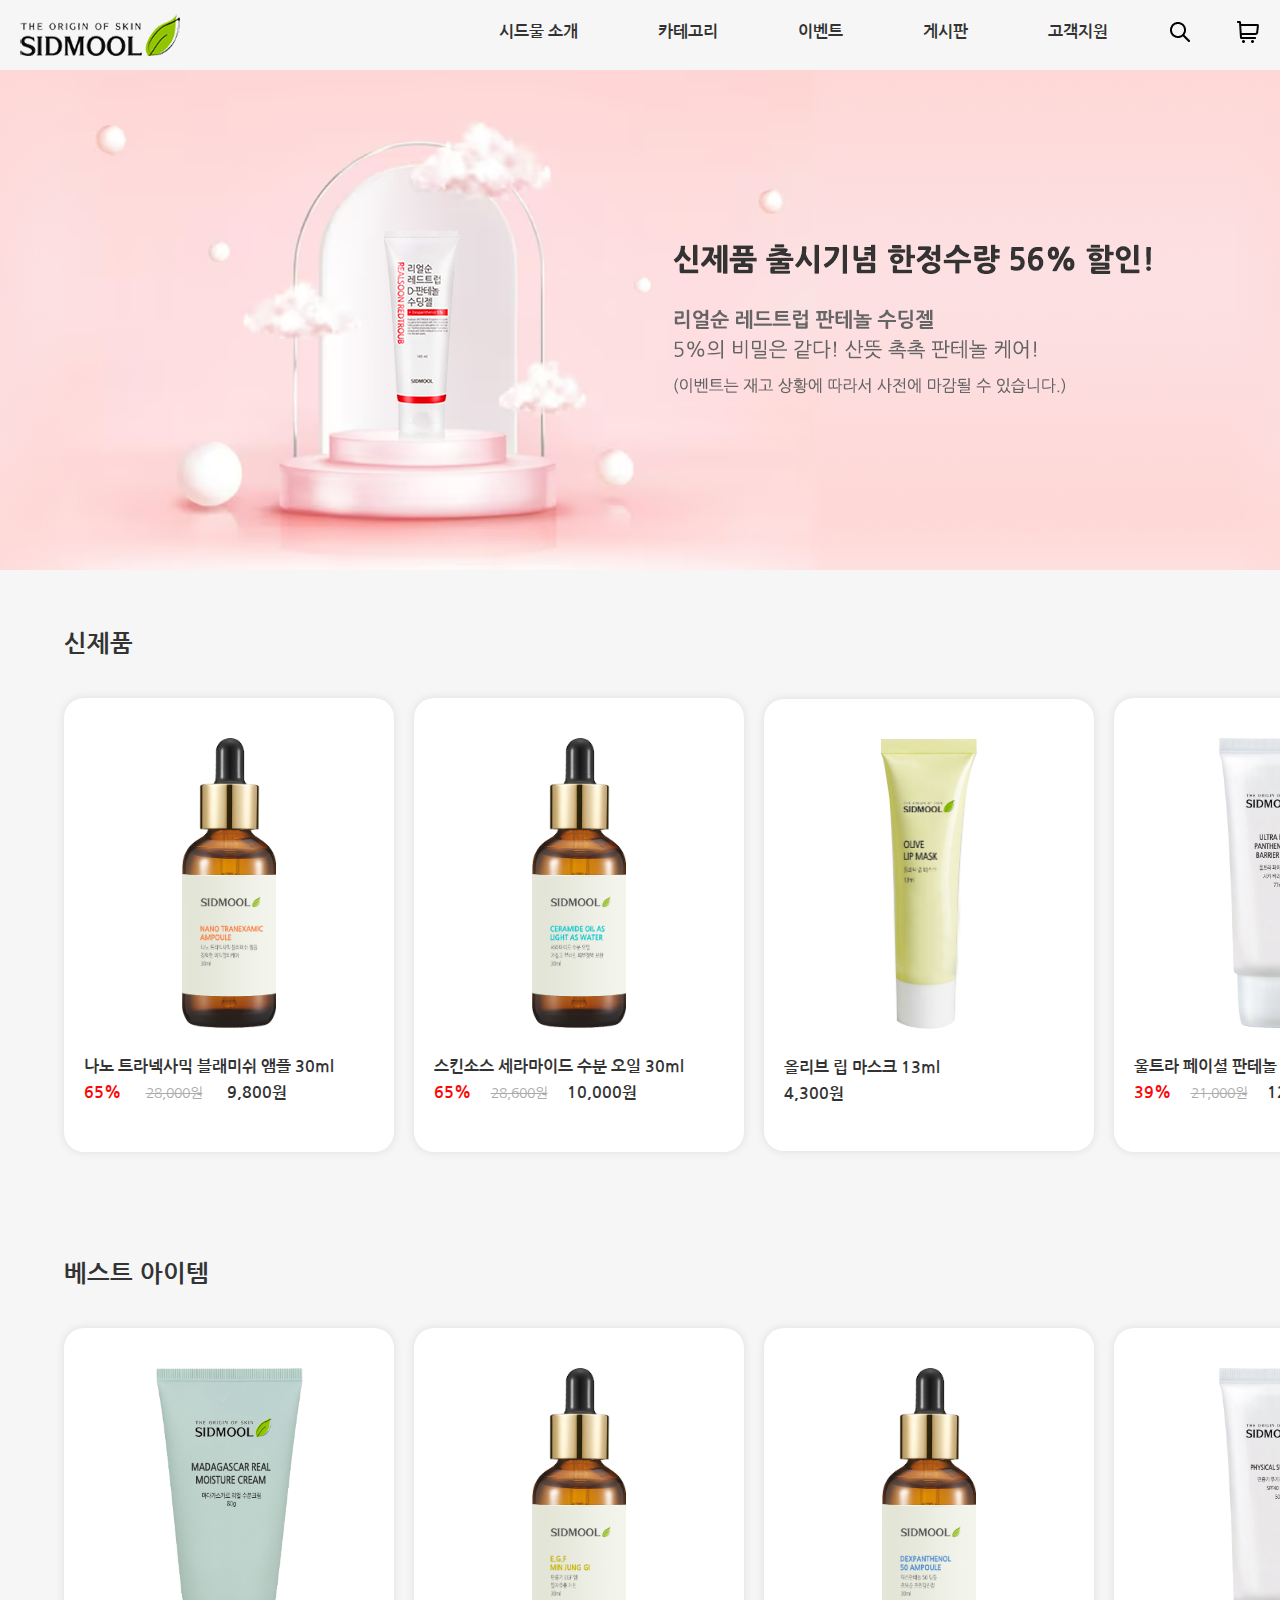
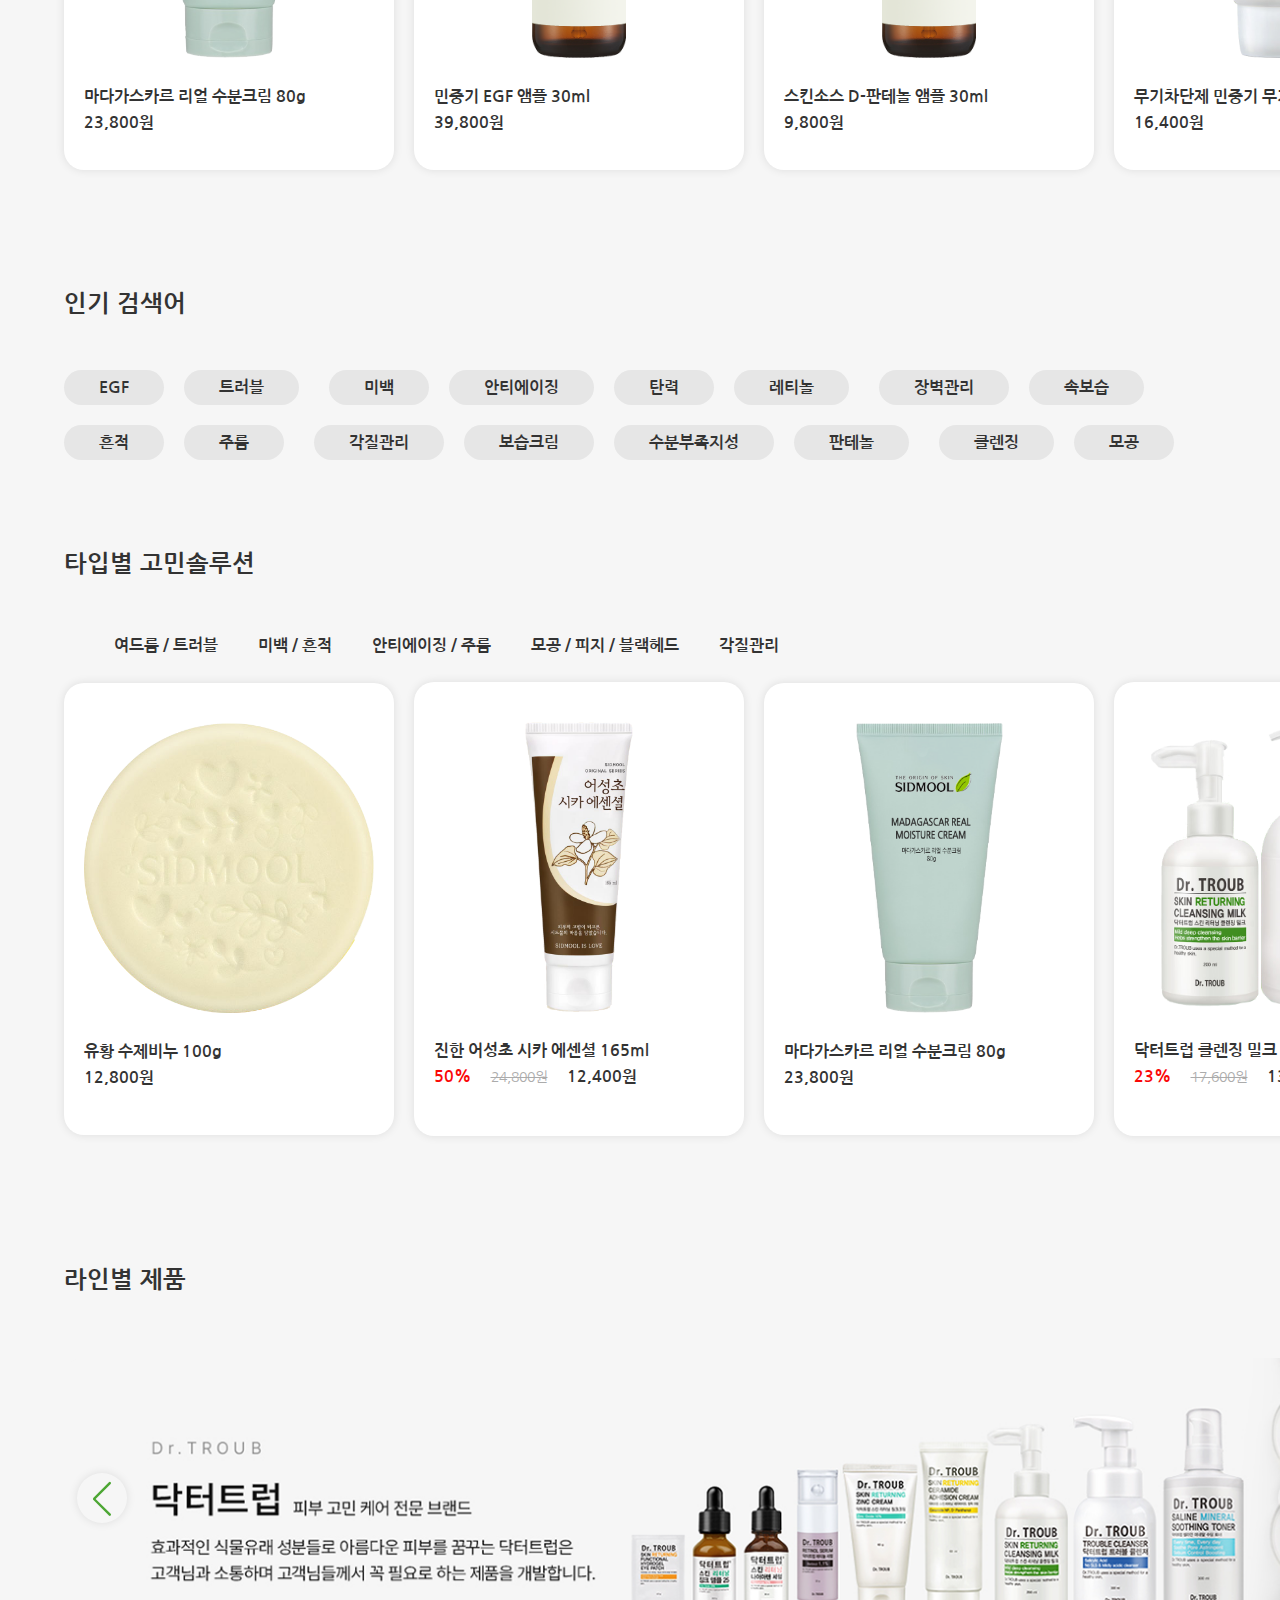
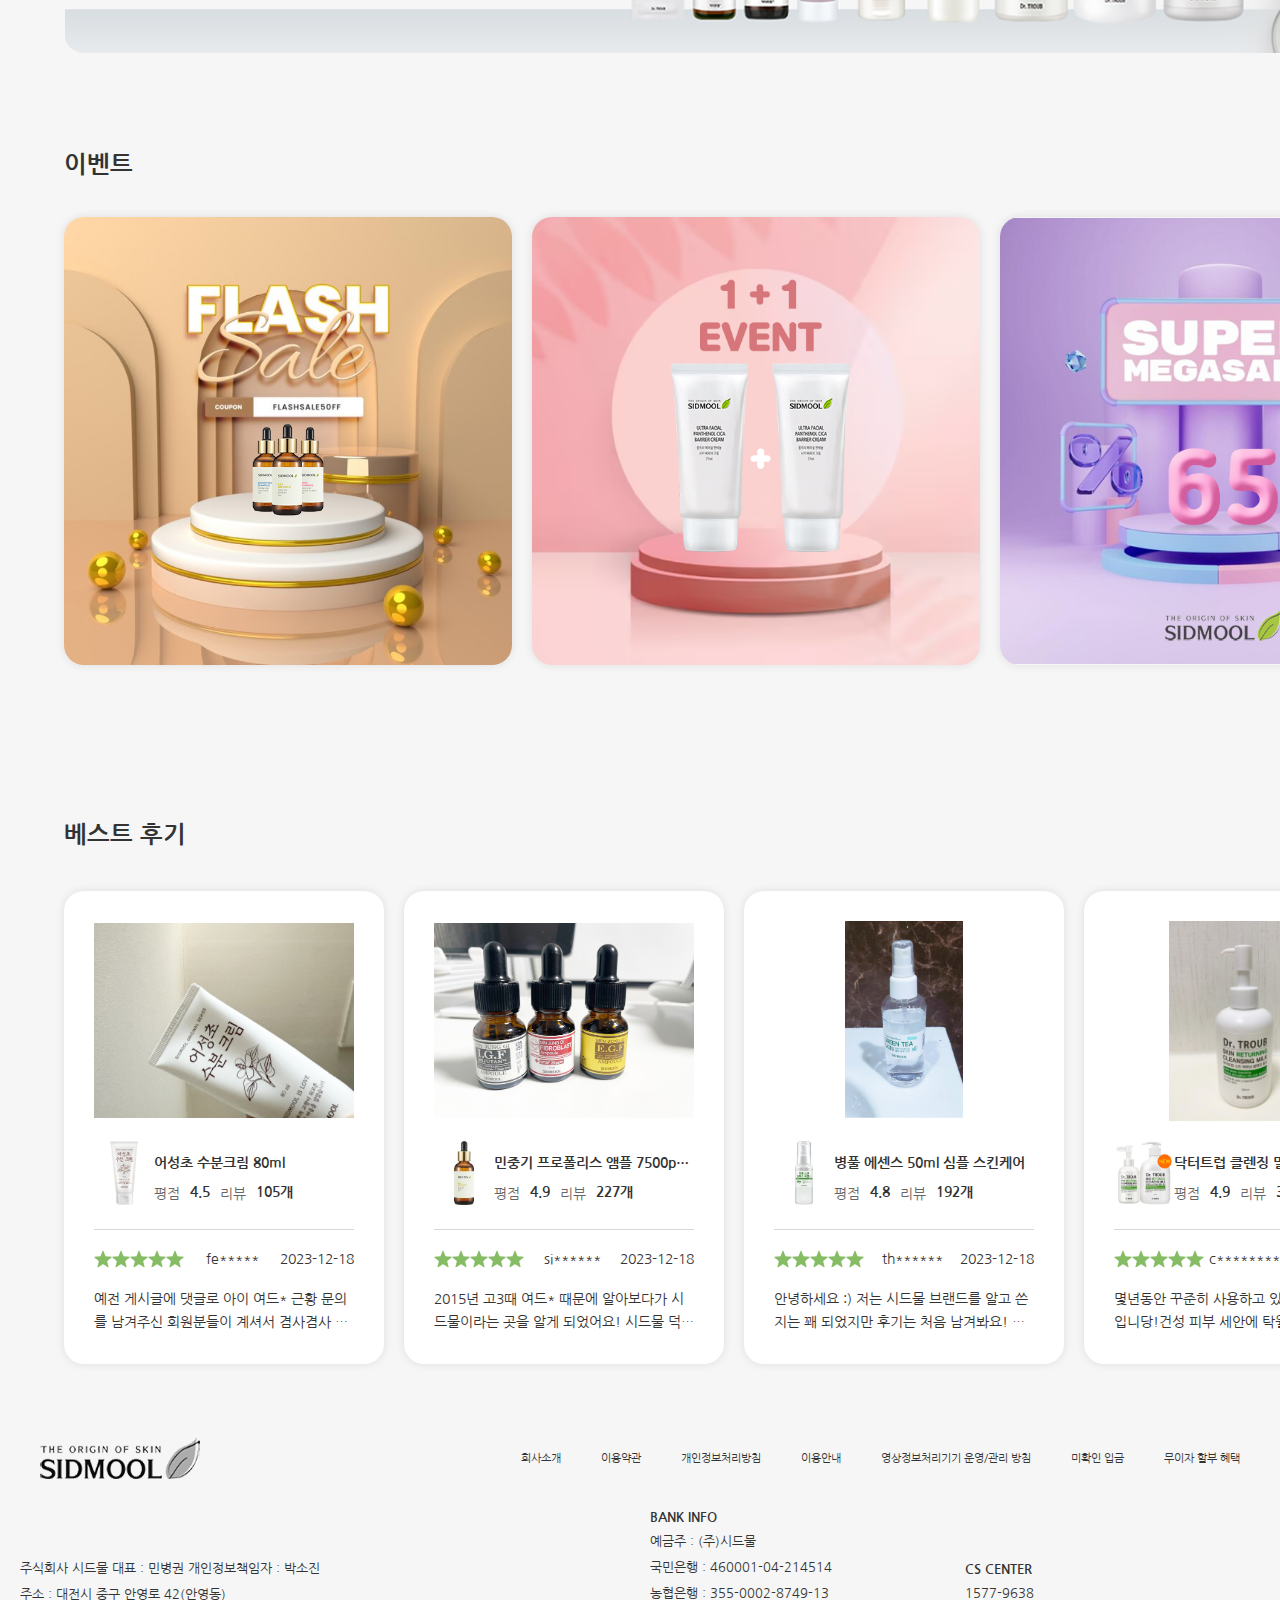
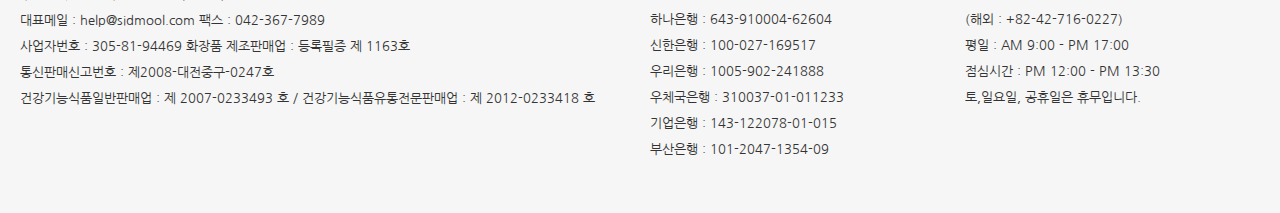
<file: sidmool/index.html>
<!DOCTYPE html>
<html lang="ko">
  <head>
    <meta charset="UTF-8" />
    <meta name="viewport" content="width=device-width, initial-scale=1.0" />
    <title>시드물</title>
    <!-- swiper cdn -->
    <link  rel="stylesheet"  href="https://cdn.jsdelivr.net/npm/swiper@11/swiper-bundle.min.css"  />
    <script src="https://cdn.jsdelivr.net/npm/swiper@11/swiper-bundle.min.js"></script>
    
    <link rel="icon" href="./favicon.ico" type="image/x-icon">
    <link rel="stylesheet" href="./css/all.min.css">
    <link rel="stylesheet" href="./css/main.css" />
    <script src="./js/jquery-1.12.3.js"></script>
    <script
      src="https://code.jquery.com/jquery-3.7.1.min.js"
      integrity="sha256-/JqT3SQfawRcv/BIHPThkBvs0OEvtFFmqPF/lYI/Cxo="
      crossorigin="anonymous"></script>
    <script src="./js/main.js"></script>
  </head>
  <body>

    <!-- header -->
    <header>
      <div class="inner">
        <h1 class="logo">
          <a href="index.html"><img src="images/logo.png" alt="시드물" /></a>
        </h1>
        <nav>
          <ul class="gnb">
            <li>
              <a href="#">시드물 소개</a>
              <ul class="sub_menu">
                <li><a href="#">시드물이란?</a></li>
                <li><a href="#">연혁/비전</a></li>
                <li><a href="#">나눔/실천</a></li>
                <li><a href="#">개발/품질관리</a></li>
                <li><a href="#">오시는 길</a></li>
              </ul>
            </li>
            <li>
              <a href="#">카테고리</a>
              <ul class="sub_menu">
                <li><a href="#">제품별</a></li>
                <li><a href="#">기능/고민별</a></li>
                <li><a href="#">성분별</a></li>
                <li><a href="#">베스트 아이템</a></li>
              </ul>
            </li>
            <li>
              <a href="#">이벤트</a>
              <ul class="sub_menu">
                <li><a href="#">사은품증정</a></li>
                <li><a href="#">1+1 이벤트</a></li>
                <li><a href="#">셋트할인</a></li>
                <li><a href="#">제로마진</a></li>
              </ul>
            </li>
            <li>
              <a href="#">게시판</a>
              <ul class="sub_menu">
                <li><a href="#">자주묻는 질문</a></li>
                <li><a href="#">공지사항</a></li>
                <li><a href="#">사용후기</a></li>
                <li><a href="#">상품문의</a></li>
              </ul>
            </li>
            <li>
              <a href="#">고객지원</a>
              <ul class="sub_menu">
                <li><a href="#">마이페이지</a></li>
                <li><a href="#">주문내역</a></li>
                <li><a href="#">적립금/쿠폰</a></li>
                <li><a href="#">1:1 문의</a></li>
                <li><a href="#">위시리스트</a></li>
              </ul>
            </li>
          </ul>
          <ul class="gnb_respon">
            <li class="gnb_respon_hidden"><a href="#"><i class="fa-solid fa-bars"></i></a>
    <!-- nav_gnb_respon -->
              <ul class="nav_gnb_respon_show">
                <li>
                  <a href="#">시드물 소개</a>
                  <ul class="sub_menu_show">
                    <li><a href="#">시드물이란?</a></li>
                    <li><a href="#">연혁/비전</a></li>
                    <li><a href="#">나눔/실천</a></li>
                    <li><a href="#">개발/품질관리</a></li>
                    <li><a href="#">오시는 길</a></li>
                  </ul>
                </li>
                <li>
                  <a href="#">카테고리</a>
                  <ul class="sub_menu_show">
                    <li><a href="#">제품별</a></li>
                    <li><a href="#">기능/고민별</a></li>
                    <li><a href="#">성분별</a></li>
                    <li><a href="#">베스트 아이템</a></li>
                  </ul>
                </li>
                <li>
                  <a href="#">이벤트</a>
                  <ul class="sub_menu_show">
                    <li><a href="#">사은품증정</a></li>
                    <li><a href="#">1+1 이벤트</a></li>
                    <li><a href="#">셋트할인</a></li>
                    <li><a href="#">제로마진</a></li>
                  </ul>
                </li>
                <li>
                  <a href="#">게시판</a>
                  <ul class="sub_menu_show">
                    <li><a href="#">자주묻는 질문</a></li>
                    <li><a href="#">공지사항</a></li>
                    <li><a href="#">사용후기</a></li>
                    <li><a href="#">상품문의</a></li>
                  </ul>
                </li>
                <li>
                  <a href="#">고객지원</a>
                  <ul class="sub_menu_show">
                    <li><a href="#">마이페이지</a></li>
                    <li><a href="#">주문내역</a></li>
                    <li><a href="#">적립금/쿠폰</a></li>
                    <li><a href="#">1:1 문의</a></li>
                    <li><a href="#">위시리스트</a></li>
                  </ul>
                </li>
              </ul>
            </li>
    <!-- nav_search -->
            <li class="icon nav_search_icon"><a href="#"><img src="./images/icon_search-sm.png" alt="search"></a>
              <form action="#" class="nav_search">
                <label for="nav_search">
                  <input type="text" placeholder="제품, 성분검색" id="nav_search" /> 
                  <a href="#" class="icon icon_search"><img src="./images/icon_search-sm.png" alt="search"></a>
                </label>
              </form>
            </li>
            <li class="icon nav_cart_icon"><a href="#"><img src="./images/icon_cart-03.png" alt="cart"></a></li>
          </ul>
        </nav>
      </div>
    </header>

    <!-- slide -->
    <section class="slide">
      <ul class="slide-line">
        <li class="slide_li_01">
          <a href="#">
              <div class="inner">
                <div class="slide01 slide_back">
                </div>
              </div>
            </a>
          </li>
          <li class="slide_li_02">
            <a href="#">
                <div class="inner">
                <div class="slide02 slide_back">
              </div>
            </div>
            </a>
          </li>
          <li class="slide_li_03">
            <a href="#">
              <div class="inner">
                <div class="slide03 slide_back">
                </div>
              </div>
            </a>
          </li>
        </ul>
      </div>
    </section>

    <!-- new_prod -->
    <section class="new_prod">
      <h3 class="title position_title">신제품</h3>
      <ul class="product_line position_line">
        <li>
          <div class="box">
            <a href="#">
              <div class="img new_prod01"></div>
              <div class="sub_title">나노 트라넥사믹 블래미쉬 앰플 30ml</div>
              <div class="price_line">
                <p class="sale">65%</p>
                <p class="ex_price">28,000원</p>
                <p class="price">9,800원</p>
              </div>
            </a>
          </div>
        </li>
        <li>
          <div class="box">
            <a href="#">
              <div class="img new_prod02"></div>
              <div class="sub_title">스킨소스 세라마이드 수분 오일 30ml</div>
              <div class="price_line">
                <p class="sale">65%</p>
                <p class="ex_price">28,600원</p>
                <p class="price">10,000원</p>
              </div>
            </a>
          </div>
        </li>
        <li>
          <div class="box">
            <a href="#">
              <div class="img new_prod03"></div>
              <div class="sub_title">올리브 립 마스크 13ml</div>
              <div class="price_line">
                <p class="sale hidden"></p>
                <p class="ex_price hidden"></p>
                <p class="price">4,300원</p>
              </div>
            </a>
          </div>
        </li>
        <li>
          <div class="box">
            <a href="#">
              <div class="img new_prod04"></div>
              <div class="sub_title">울트라 페이셜 판테놀 시카베리어 크림 ...</div>
              <div class="price_line">
                <p class="sale">39%</p>
                <p class="ex_price">21,000원</p>
                <p class="price">12,800원</p>
              </div>
            </a>
          </div>
        </li>
        <li>
          <div class="box">
            <a href="#">
              <div class="img new_prod05"></div>
              <div class="sub_title">스킨소스 스테이블 비타민C 20 앰플 30ml</div>
              <div class="price_line">
                <p class="sale">34%</p>
                <p class="ex_price">29,800원</p>
                <p class="price">19,800원</p>
              </div>
            </a>
          </div>
        </li>
      </ul>
    </section>

    <!-- best_item -->
    <section class="best_item">
      <h3 class="title position_title">베스트 아이템</h3>
      <ul class="product_line position_line">
        <li>
          <div class="box">
            <a href="#">
              <div class="img best_prod01"></div>
              <div class="sub_title">마다가스카르 리얼 수분크림 80g</div>
              <p class="price">23,800원</p>
            </a>
          </div>
        </li>
        <li>
          <div class="box">
            <a href="#">
              <div class="img best_prod02"></div>
              <div class="sub_title">민중기 EGF 앰플 30ml</div>
              <p class="price">39,800원</p>
            </a>
          </div>
        </li>
        <li>
          <div class="box">
            <a href="#">
              <div class="img best_prod03"></div>
              <div class="sub_title">스킨소스 D-판테놀 앰플 30ml</div>
              <p class="price">9,800원</p>
            </a>
          </div>
        </li>
        <li>
          <div class="box">
            <a href="#">
              <div class="img best_prod04"></div>
              <div class="sub_title">무기차단제 민중기 무기자 썬크림 80g</div>
              <p class="price">16,400원</p>
            </a>
          </div>
        </li>
        <li>
          <div class="box">
            <a href="#">
              <div class="img best_prod05"></div>
              <div class="sub_title">나노 트라넥사믹 블래미쉬 앰플 30ml</div>
              <p class="price">9,800원</p>
            </a>
          </div>
        </li>
      </ul>
    </section>

    <!-- search -->
    <section class="search">
      <h3 class="title position_title">인기 검색어</h3>
						<div class="search_wrap">
							<ul class="search_line">
									<div class="respon1">
                    <div class="respon11">
											<li><a href="#">EGF</a></li>
											<li><a href="#">트러블</a></li>
                    </div>
                    <div class="respon11">
											<li><a href="#">미백</a></li>
											<li><a href="#" class="font_small">안티에이징</a></li>
                    </div>
									</div>
									<div class="respon1">
                    <div class="respon11">
											<li><a href="#">탄력</a></li>
											<li><a href="#">레티놀</a></li>
                    </div>
                    <div class="respon11">
											<li><a href="#">장벽관리</a></li>
											<li><a href="#">속보습</a></li>
                    </div>
									</div>
							</ul>
							<ul class="search_line ">
									<div class="respon1">
                    <div class="respon11">
											<li><a href="#">흔적</a></li>
											<li><a href="#">주름</a></li>
                    </div>
                    <div class="respon11">
											<li><a href="#">각질관리</a></li>
											<li><a href="#">보습크림</a></li>
                    </div>
									</div>
									<div class="respon1">
                    <div class="respon11">
											<li><a href="#" class="font_small">수분부족지성</a></li>
											<li><a href="#">판테놀</a></li>
                    </div>
                    <div class="respon11">
											<li><a href="#">클렌징</a></li>
											<li><a href="#">모공</a></li>
                    </div>
									</div>
							</ul>
						</div>
    </section>

    <!-- type -->
    <section class="type">
      <h3 class="title position_title">타입별 고민솔루션</h3>
      <p class="type_line position_line">
        <a href="#" class="type_title">여드름 / 트러블</a>
        <a href="#" class="type_title">미백 / 흔적</a>
        <a href="#" class="type_title">안티에이징 / 주름</a>
        <a href="#" class="type_title">모공 / 피지 / 블랙헤드</a>
        <a href="#" class="type_title">각질관리</a>
      </p>
      <ul class="product_line position_box">
        <li>
          <div class="box">
            <a href="#">
              <div class="img type_prod01"></div>
              <div class="sub_title">유황 수제비누 100g</div>
              <div class="price_line">
                <p class="sale hidden">2%</p>
                <p class="ex_price hidden">13,000원</p>
                <p class="price">12,800원</p>
              </div>
            </a>
          </div>
        </li>
        <li>
          <div class="box">
            <a href="#">
              <div class="img type_prod02"></div>
              <div class="sub_title">진한 어성초 시카 에센셜 165ml</div>
              <div class="price_line">
                <p class="sale">50%</p>
                <p class="ex_price">24,800원</p>
                <p class="price">12,400원</p>
              </div>
            </a>
          </div>
        </li>
        <li>
          <div class="box">
            <a href="#">
              <div class="img type_prod03"></div>
              <div class="sub_title">마다가스카르 리얼 수분크림 80g</div>
              <div class="price_line">
                <p class="sale hidden">2%</p>
                <p class="ex_price hidden">24,200원</p>
                <p class="price">23,800원</p>
              </div>
            </a>
          </div>
        </li>
        <li>
          <div class="box">
            <a href="#">
              <div class="img type_prod04"></div>
              <div class="sub_title">닥터트럽 클렌징 밀크 200ml/500ml</div>
              <div class="price_line">
                <p class="sale">23%</p>
                <p class="ex_price">17,600원</p>
                <p class="price">13,600원</p>
              </div>
            </a>
          </div>
        </li>
      </ul>
    </section>

    <!-- line_product -->
    <section class="line_product">
      <h3 class="title position_title">라인별 제품</h3>
      <div class="swiper position_line">
        <div class="swiper-wrapper">
          <div class="swiper-slide">
            <a href="#">
              <div class="img line_img01"></div>
            </a>
          </div>
          <div class="swiper-slide">
            <a href="#">
              <div class="img line_img02"></div>
            </a>
          </div>
          <div class="swiper-slide">
            <a href="#">
              <div class="img line_img03"></div>
            </a>
          </div>
        </div>
      </div>
      <div class="swiper-button-prev">
        <div class="material-icons"></div>
      </div>
      <div class="swiper-button-next">
        <div class="material-icons"></div>
      </div>
    </section>

    <!-- event -->
    <section class="event">
      <h3 class="title position_title">이벤트</h3>
      <ul class="event_line position_line">
        <li>
          <a href="#">
            <div class="img event01"></div>
          </a>
        </li>
        <li>
          <a href="#">
            <div class="img event02"></div>
          </a>
        </li>
        <li>
          <a href="#">
            <div class="img event03"></div>
          </a>
        </li>
        <li>
          <a href="#">
            <div class="img event04"></div>
          </a>
        </li>
      </ul>
    </section>

    <!-- review -->
    <section class="review">
      <h3 class="title position_title">베스트 후기</h3>
      <ul class="product_line position_line">
        <li>
          <a href="#">
            <div class="box">
              <div class="img review01"></div>
              <div class="prod">
                <div class="prod_img">
                  <img src="./images/fishherb_waterfall_cream.png" alt="review_prod" />
                </div>
                <div class="product_title">
                  <p class="sub_title">어성초 수분크림 80ml</p>
                  <div class="score">
                    <p class="score01">평점</p>
                    <p class="score02">4.5</p>
                    <p class="score01">리뷰</p>
                    <p class="score02">105개</p>
                  </div>
                </div>
              </div>
              <div class="review_title">
                <p class="star"></p>
                <p class="name">fe*****</p>
                <p class="date">2023-12-18</p>
              </div>
              <p class="review_text">예전 게시글에 댓글로 아이 여드* 근황 문의를 남겨주신 회원분들이 계셔서 겸사겸사 아이 이마를 오랫만에 들춰 보았습니다.</p>
            </div>
          </a>
        </li>
        <li>
          <a href="#">
            <div class="box">
              <div class="img review02"></div>
              <div class="prod">
                <div class="prod_img">
                  <img src="./images/ampoule-EGF.png" alt="review_prod" />
                </div>
                <div class="product_title">
                  <p class="sub_title">민중기 프로폴리스 앰플 7500ppm</p>
                  <div class="score">
                    <p class="score01">평점</p>
                    <p class="score02">4.9</p>
                    <p class="score01">리뷰</p>
                    <p class="score02">227개</p>
                  </div>
                </div>
              </div>
              <div class="review_title">
                <p class="star"></p>
                <p class="name">si******</p>
                <p class="date">2023-12-18</p>
              </div>
              <p class="review_text">2015년 고3때 여드* 때문에 알아보다가 시드물이라는 곳을 알게 되었어요! 시드물 덕분에 피부가 좋아져서 한동 안뜸 하다가 취직한 뒤로 스트레스, 회</p>
            </div>
          </a>
        </li>
        <li>
          <a href="#">
            <div class="box">
              <div class="img review03"></div>
              <div class="prod">
                <div class="prod_img">
                  <img src="./images/centella_essence.png" alt="review_prod" />
                </div>
                <div class="product_title">
                  <p class="sub_title">병풀 에센스 50ml 심플 스킨케어</p>
                  <div class="score">
                    <p class="score01">평점</p>
                    <p class="score02">4.8</p>
                    <p class="score01">리뷰</p>
                    <p class="score02">192개</p>
                  </div>
                </div>
              </div>
              <div class="review_title">
                <p class="star"></p>
                <p class="name">th******</p>
                <p class="date">2023-12-18</p>
              </div>
              <p class="review_text">안녕하세요 :) 저는 시드물 브랜드를 알고 쓴지는 꽤 되었지만 후기는 처음 남겨봐요! 그만큼 꽤 큰 효과를 봐서 다른분들도 써보셨으면 좋겠어요!!</p>
            </div>
          </a>
        </li>
        <li>
          <a href="#">
            <div class="box">
              <div class="img review04"></div>
              <div class="prod">
                <div class="prod_img">
                  <img src="./images/drtroub_cleansing_milk_h.png" alt="review_prod" />
                </div>
                <div class="product_title">
                  <p class="sub_title">닥터트럽 클렌징 밀크 500ml</p>
                  <div class="score">
                    <p class="score01">평점</p>
                    <p class="score02">4.9</p>
                    <p class="score01">리뷰</p>
                    <p class="score02">375개</p>
                  </div>
                </div>
              </div>
              <div class="review_title">
                <p class="star"></p>
                <p class="name">c**********</p>
                <p class="date">2024-01-24</p>
              </div>
              <p class="review_text">몇년동안 꾸준히 사용하고 있는 1차 세안제입니당!건성 피부 세안에 탁월하고 사용후에도 매끈매끈해요</p>
            </div>
          </a>
        </li>
        <li>
          <a href="#">
            <div class="box">
              <div class="img review05"></div>
              <div class="prod">
                <div class="prod_img">
                  <img src="./images/essential_1_fishherb.png" alt="review_prod" />
                </div>
                <div class="product_title">
                  <p class="sub_title">진한 어성초 시카 에센셜 165ml</p>
                  <div class="score">
                    <p class="score01">평점</p>
                    <p class="score02">4.7</p>
                    <p class="score01">리뷰</p>
                    <p class="score02">86개</p>
                  </div>
                </div>
              </div>
              <div class="review_title">
                <p class="star"></p>
                <p class="name">ka*****</p>
                <p class="date">2023-12-18</p>
              </div>
              <p class="review_text">안녕하세요! 시드물 쓴지 1년정도 됐습니다. 어떤 화장품으로도 케어가 안되는 정도의 피부가 된 이후가 되어서야 시드물을 선택했습니다…</p>
            </div>
          </a>
        </li>
      </ul>
    </section>

    <!-- footer -->
    <footer>
      <ul class="footer_menu1">
        <li><a href="#">회사소개</a></li>
        <li><a href="#">이용약관</a></li>
        <li><a href="#">개인정보처리방침</a></li>
        <li><a href="#">이용안내</a></li>
        <li><a href="#">영상정보처리기기 운영/관리 방침</a></li>
        <li><a href="#">미확인 입금</a></li>
        <li><a href="#">무이자 할부 혜택</a></li>
      </ul>
      <div class="inner">
        <div class="footer_line1">
          <h1 class="logo">
            <a href="index.html"><img src="./images/logo.png" alt="시드물" class="grayscale" /></a>
          </h1>
          <ul class="footer_menu">
            <li><a href="#">회사소개</a></li>
            <li><a href="#">이용약관</a></li>
            <li><a href="#">개인정보처리방침</a></li>
            <li><a href="#">이용안내</a></li>
            <li><a href="#">영상정보처리기기 운영/관리 방침</a></li>
            <li><a href="#">미확인 입금</a></li>
            <li><a href="#">무이자 할부 혜택</a></li>
          </ul>
          <div class="footer_menu_respon">
            <a href="#" class="icon">
              <i class="fa-solid fa-bars"></i>
            </a></div>
        </div>
        <div class="footer_line2">
          <ul class="footer_box">
            <li>
              <p>주식회사 시드물 대표 : 민병권 개인정보책임자 : 박소진</p>
              <p>주소 : 대전시 중구 안영로 42(안영동)</p>
              <p>대표메일 : help@sidmool.com 팩스 : 042-367-7989</p>
              <p>사업자번호 : 305-81-94469 화장품 제조판매업 : 등록필증 제 1163호</p>
              <p>통신판매신고번호 : 제2008-대전중구-0247호</p>
              <p>건강기능식품일반판매업 : 제 2007-0233493 호 / 건강기능식품유통전문판매업 : 제 2012-0233418 호</p>
            </li>
            <li>
              <ul class="footer_box2">
                <li class="foot_line2_li">
                  <p class="footer_title">BANK INFO</p>
                  <p>예금주 : (주)시드물</p>
                  <p>국민은행 : 460001-04-214514</p>
                  <p>농협은행 : 355-0002-8749-13</p>
                  <p>하나은행 : 643-910004-62604</p>
                  <p>신한은행 : 100-027-169517</p>
                  <p>우리은행 : 1005-902-241888</p>
                  <p>우체국은행 : 310037-01-011233</p>
                  <p>기업은행 : 143-122078-01-015</p>
                  <p>부산은행 : 101-2047-1354-09</p>
                </li>
                <li class="foot_line2_li">
                  <p class="footer_title">CS CENTER</p>
                  <p>1577-9638</p>
                  <p>(해외 : +82-42-716-0227)</p>
                  <p>평일 : AM 9:00 - PM 17:00</p>
                  <p>점심시간 : PM 12:00 - PM 13:30</p>
                  <p>토,일요일, 공휴일은 휴무입니다.</p>
                </li>
              </ul>
            </li>
          </ul>
        </div>
      </div>
    </footer>
  </body>
</html>
</file>
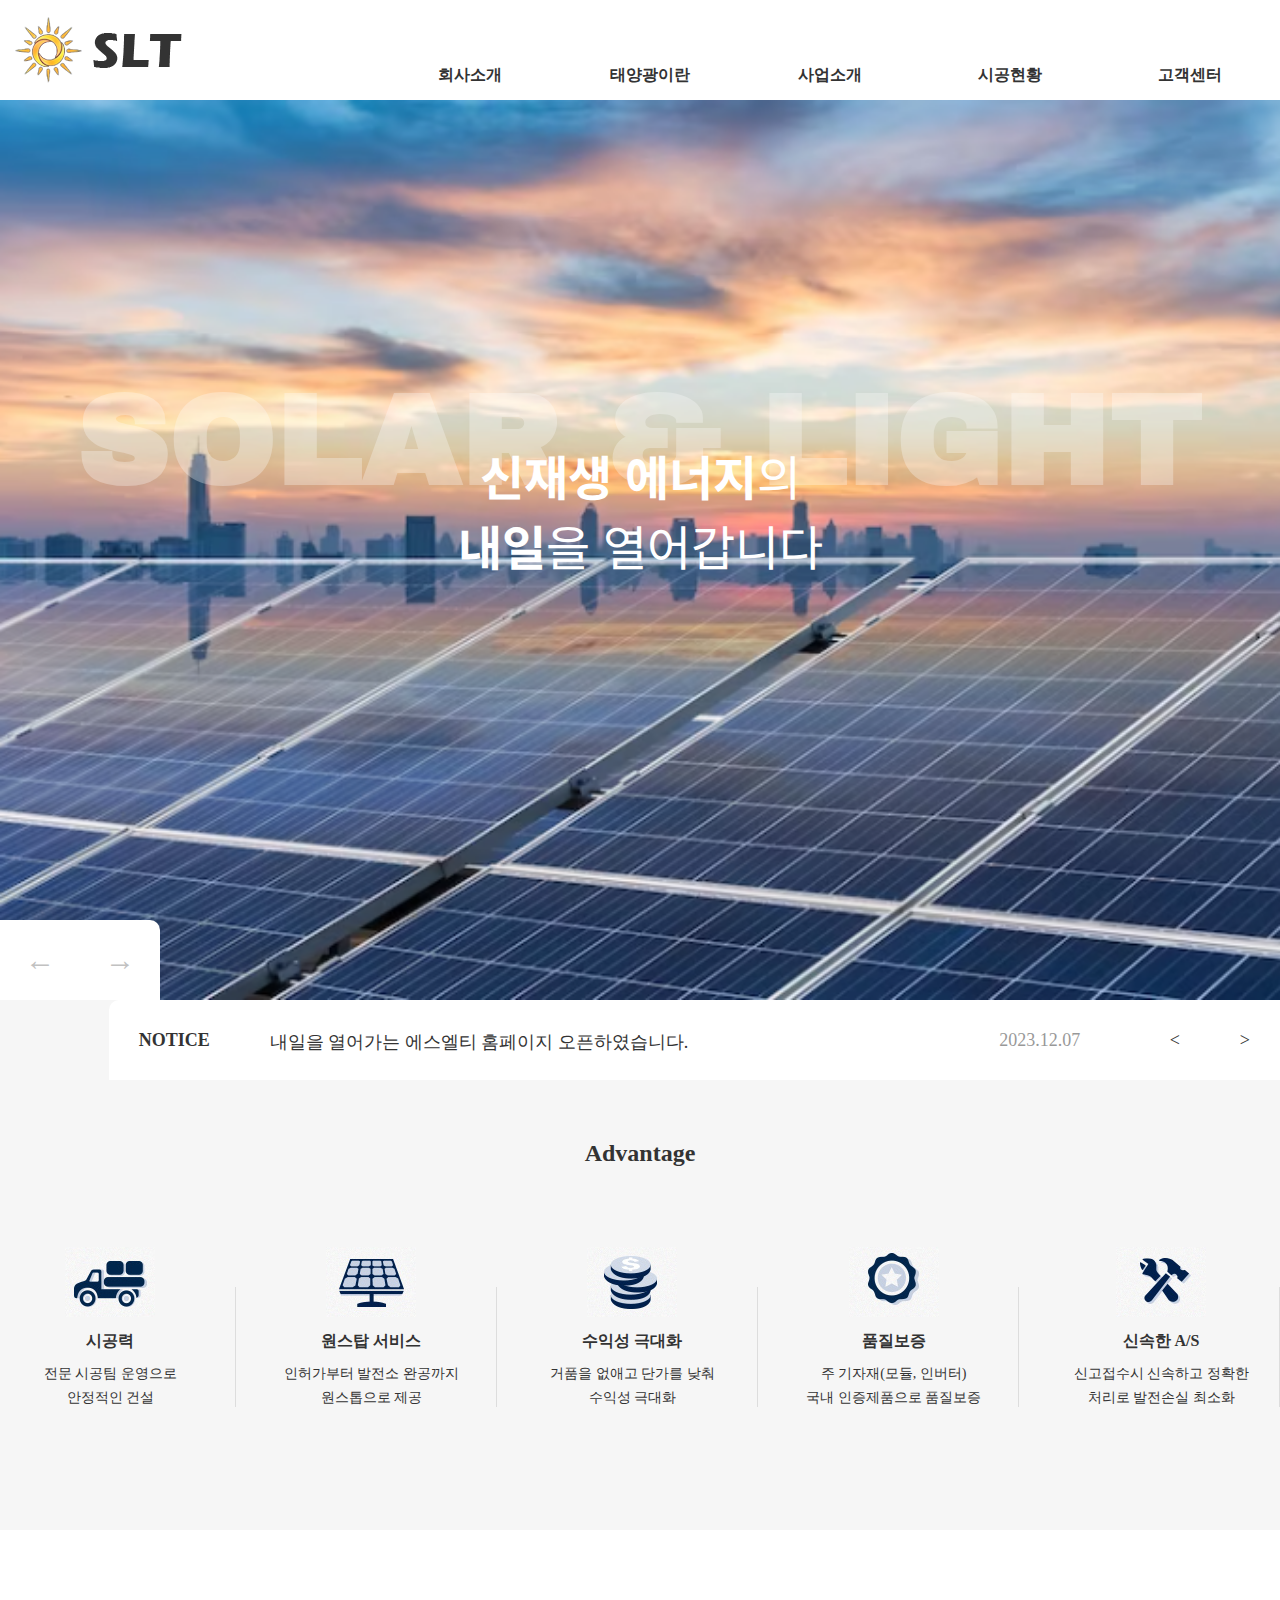
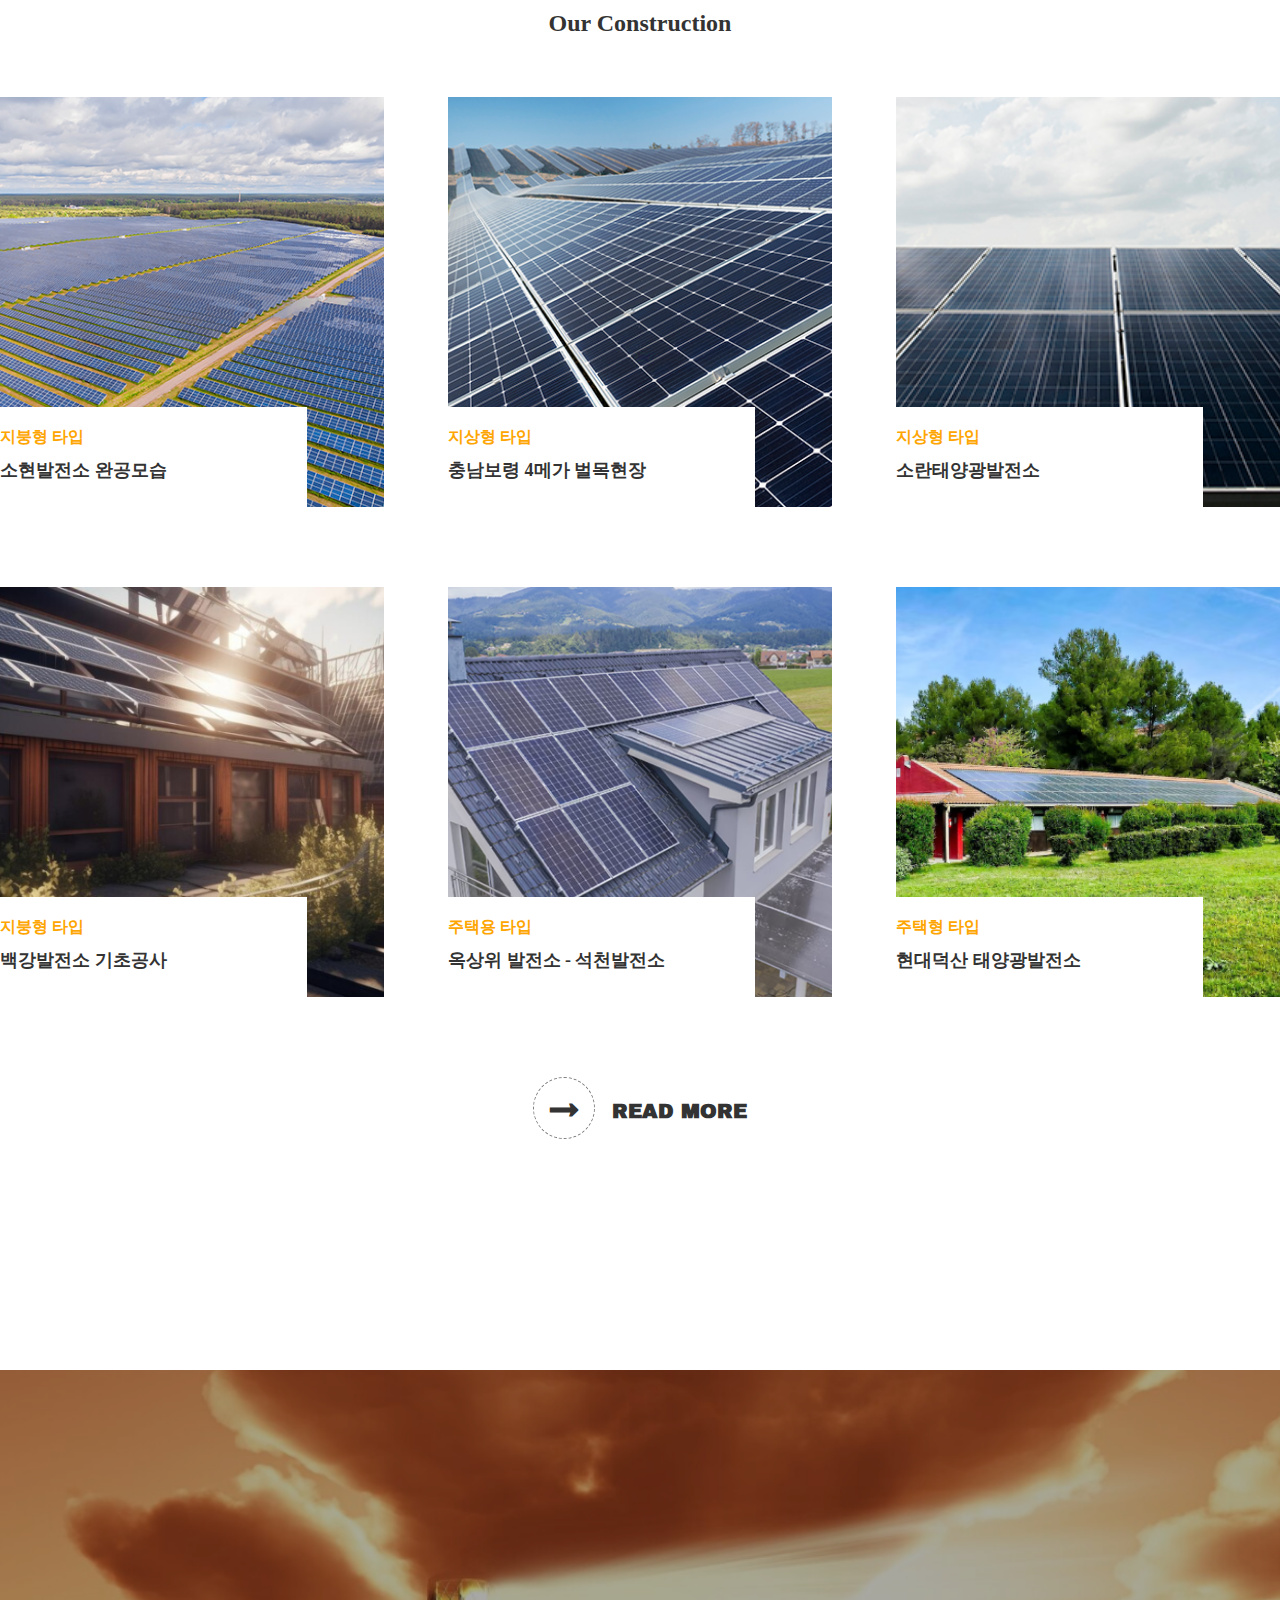
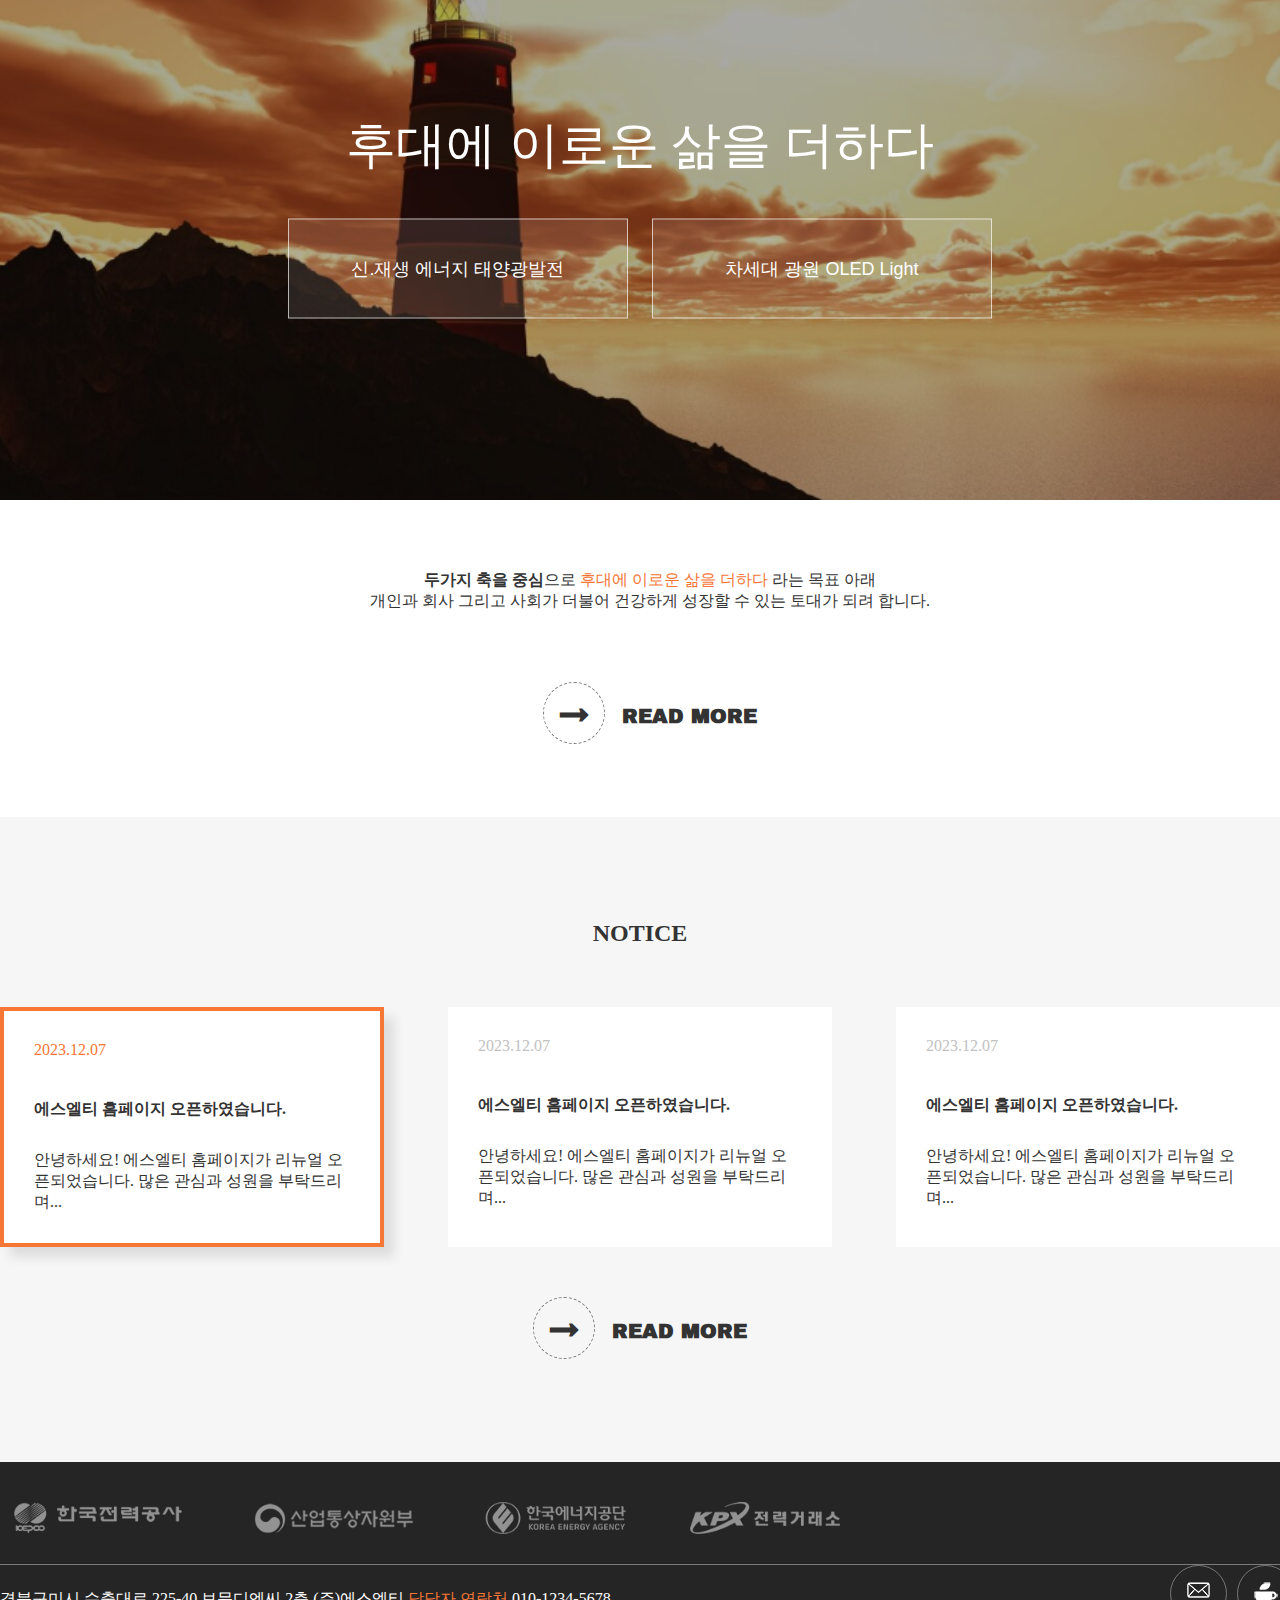
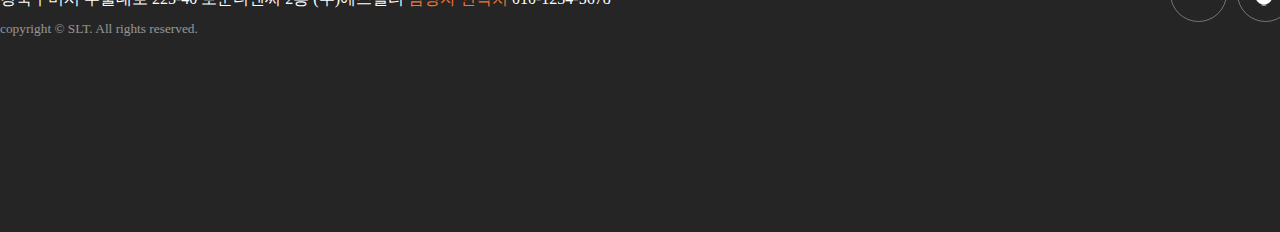
<file: slt/index.html>
<!DOCTYPE html>
<html lang="ko">
<head>
  <meta charset="UTF-8">
  <meta name="viewport" content="width=device-width, initial-scale=1.0">
  <title>Solar & Light</title>
  <link rel="stylesheet" href="css/main.css">
  <script src="https://code.jquery.com/jquery-3.7.1.min.js"></script>
  <script src="js/custom.js"></script>
</head>
<body>
  <div id="wrap">
    <header class="header">
      <div class="inner">
        <h1 class="logo"><a href="index.html"><img src="images/logo.png" alt="SLT"></a></h1>
        <nav class="nav">
          <ul>
            <li><a href="#">회사소개</a>
              <ul>
                <li><a href="#">인사말</a></li>
                <li><a href="#">연혁</a></li>
                <li><a href="#">오시는길</a>
                </li>
                <li><a href="#">사업면허</a></li>
              </ul>
            </li>
            <li><a href="#">태양광이란</a>
              <ul>
                <li><a href="#">태양광 발전원리</a></li>
                <li><a href="#">태양광 시스템 구성</a></li>
                <li><a href="#">태양열</a></li>
              </ul>
            </li>
            <li><a href="#">사업소개</a>
              <ul>
                <li><a href="#">태양광발전사업</a></li>
                <li><a href="#">농촌형태양광</a></li>
                <li><a href="#">정부지원사업</a></li>
                <li><a href="#">전력중개사업</a></li>
              </ul>
            </li>
            <li><a href="#">시공현황</a>
              <ul>
                <li><a href="#">태양광 주차장</a></li>
                <li><a href="#">태양광 캐노피</a></li>
                <li><a href="#">태양광 퍼걸러</a></li>
              </ul>
            </li>
            <li><a href="#">고객센터</a>
              <ul>
                <li><a href="#">마이페이지</a></li>
                <li><a href="#">공지사항</a></li>
                <li><a href="#">문의하기</a></li>
                <li><a href="#">분양공고</a></li>
              </ul>
            </li>
          </ul>
          <div class="submenu_bg"></div>
        </nav>
      </div>
    </header>
    <div class="slide">
      <div class="inner">
        <div class="slide_text1">solar & light</div>
        <div class="slide_text2"><strong>신재생 에너지</strong>의 <br><strong>내일</strong>을 열어갑니다</div>
      </div>
      <div class="notice_bar">
        <ul>
          <li class="ar"><a href="javascript:void(0);">←</a></li>
          <li class="ar ar2"><a href="javascript:void(0);">→</a></li>
          <li class="notice_line">
            <ul>
              <li><a href="#">notice</a></li>
              <li><a href="#">내일을 열어가는 에스엘티 홈페이지 오픈하였습니다.</a></li>
              <li><a href="#">2023.12.07</a></li>
              <li class="ar3"><a href="javascript:void(0);"><</a></li>
              <li class="ar3"><a href="javascript:void(0);">></a></li>
            </ul>
          </li>
        </ul>
      </div>
    </div>
    <div class="advan">
      <div class="inner">
        <h2>advantage</h2>
        <ul>
          <li><a href="javascript:void(0);">
            <figure>
              <img src="images/icon1.png" alt="icon">
            </figure>
            <h4>시공력</h4>
            <p>전문 시공팀 운영으로</p> <p>안정적인 건설</p>
          </a></li>
          <li><a href="javascript:void(0);">
            <figure>
              <img src="images/icon2.png" alt="icon">
            </figure>
            <h4>원스탑 서비스</h4>
            <p>인허가부터 발전소 완공까지</p> <p>원스톱으로 제공</p>
          </a></li>
          <li><a href="javascript:void(0);">
            <figure>
              <img src="images/icon3.png" alt="icon">
            </figure>
            <h4>수익성 극대화</h4>
            <p>거품을 없애고 단가를 낮춰</p> <p>수익성 극대화</p>
          </a></li>
          <li><a href="javascript:void(0);">
            <figure>
              <img src="images/icon4.png" alt="icon">
            </figure>
            <h4>품질보증</h4>
            <p>주 기자재(모듈, 인버터)</p> <p>국내 인증제품으로 품질보증</p>
          </a></li>
          <li><a href="javascript:void(0);">
            <figure>
              <img src="images/icon5.png" alt="icon">
            </figure>
            <h4>신속한 A/S</h4>
            <p>신고접수시 신속하고 정확한</p> <p>처리로 발전손실 최소화</p>
          </a></li>
        </ul>
      </div>
    </div>
    <div class="const"> 
      <div class="inner">
        <h2>our construction</h2>
        <ul>
          <li class="const01"><a href="javascript:void(0);">
            <div class="const_text">
              <p>지붕형 타입</p>
              <h4>소현발전소 완공모습</h4>
            </div>
          </a></li>
          <li class="const02"><a href="javascript:void(0);">
            <div class="const_text">
              <p>지상형 타입</p>
              <h4>충남보령 4메가 벌목현장</h4>              
            </div>
          </a></li>
          <li class="const03"><a href="javascript:void(0);">
            <div class="const_text">
              <p>지상형 타입</p>
              <h4>소란태양광발전소</h4>
            </div>
          </a></li>
          <li class="const04"><a href="javascript:void(0);">
            <div class="const_text">
              <p>지붕형 타입</p>
              <h4>백강발전소 기초공사</h4>
            </div>
          </a></li>
          <li class="const05"><a href="javascript:void(0);">
            <div class="const_text">
              <p>주택용 타입</p>
              <h4>옥상위 발전소 - 석천발전소</h4>
            </div>
          </a></li>
          <li class="const06"><a href="javascript:void(0);">
            <div class="const_text">
              <p>주택형 타입</p>
              <h4>현대덕산 태양광발전소</h4>
            </div>
          </a></li>
        </ul>
        <div class="read_more"><a href="javascript:void(0);"><span>→</span> read more</a></div>
      </div>
    </div>
    <div class="banner">
      <div class="banner_text">
        <h2>후대에 이로운 삶을 더하다</h2>
        <button>신.재생 에너지 태양광발전</button>
        <button>차세대 광원 OLED Light</button>
      </div>
    </div>
    <div class="notice">
      <div class="inner">
        <h2>notice</h2>
        <ul>
          <li class="active"><a href="javascript:void(0);">
            <p class="date">2023.12.07</p>
            <h4>에스엘티 홈페이지 오픈하였습니다.</h4>
            <p class="notice_text">안녕하세요! 에스엘티 홈페이지가 리뉴얼 오픈되었습니다. 많은 관심과 성원을 부탁드리며...</p>
          </a></li>
          <li ><a href="javascript:void(0);">
            <p class="date">2023.12.07</p>
            <h4>에스엘티 홈페이지 오픈하였습니다.</h4>
            <p class="notice_text">안녕하세요! 에스엘티 홈페이지가 리뉴얼 오픈되었습니다. 많은 관심과 성원을 부탁드리며...</p>
          </a></li>
          <li><a href="javascript:void(0);">
            <p class="date">2023.12.07</p>
            <h4>에스엘티 홈페이지 오픈하였습니다.</h4>
            <p class="notice_text">안녕하세요! 에스엘티 홈페이지가 리뉴얼 오픈되었습니다. 많은 관심과 성원을 부탁드리며...</p>
          </a></li> 
        </ul>
        <div class="read_more"><a href="javascript:void(0);"><span>→</span> read more</a></div>
        <div class="notice_box">
         <p><strong>두가지 축을 중심</strong>으로 <span class="orange">후대에 이로운 삶을 더하다</span> 라는 목표 아래 <br>개인과 회사 그리고 사회가 더불어 건강하게 성장할 수 있는 토대가 되려 합니다.</p>
         <div class="read_more"><a href="javascript:void(0);"><span>→</span> read more</a></div>
        </div>

      </div>
    </div>
    <footer class="footer">
      <div class="inner">
        <ul>
          <li><a href="#"><img src="images/family01.png" alt="family"></a></li>
          <li><a href="#"><img src="images/family02.png" alt="family"></a></li>
          <li><a href="#"><img src="images/family03.png" alt="family"></a></li>
          <li><a href="#"><img src="images/family04.png" alt="family"></a></li>
        </ul>
        <hr>
        <div class="footer_copy">
          경북구미시 수출대로 225-40 보문디엔씨 2층 (주)에스엘티 <span class="orange"> 담당자 연락처</span> 010-1234-5678 <br>
          <small>copyright &copy SLT. All rights reserved.</small>
        </div>
        <div class="footer_bt">
          <div class="footer_sns">
            <div class="sns"><a href="javascript:void(0);"><img src="images/sns1.png" alt="sns"></a></div>
            <div class="sns"><a href="javascript:void(0);"><img src="images/sns2.png" alt="sns"></a></div>
          </div>

        </div>
      </div>
    </footer>
    <!-- <div class="main">
    <div class="side_bar">
      <ul>
        <li><a href="#">scroll down</a></li>
      </ul>
    </div> -->
  </div>
</body>
</html>
</file>
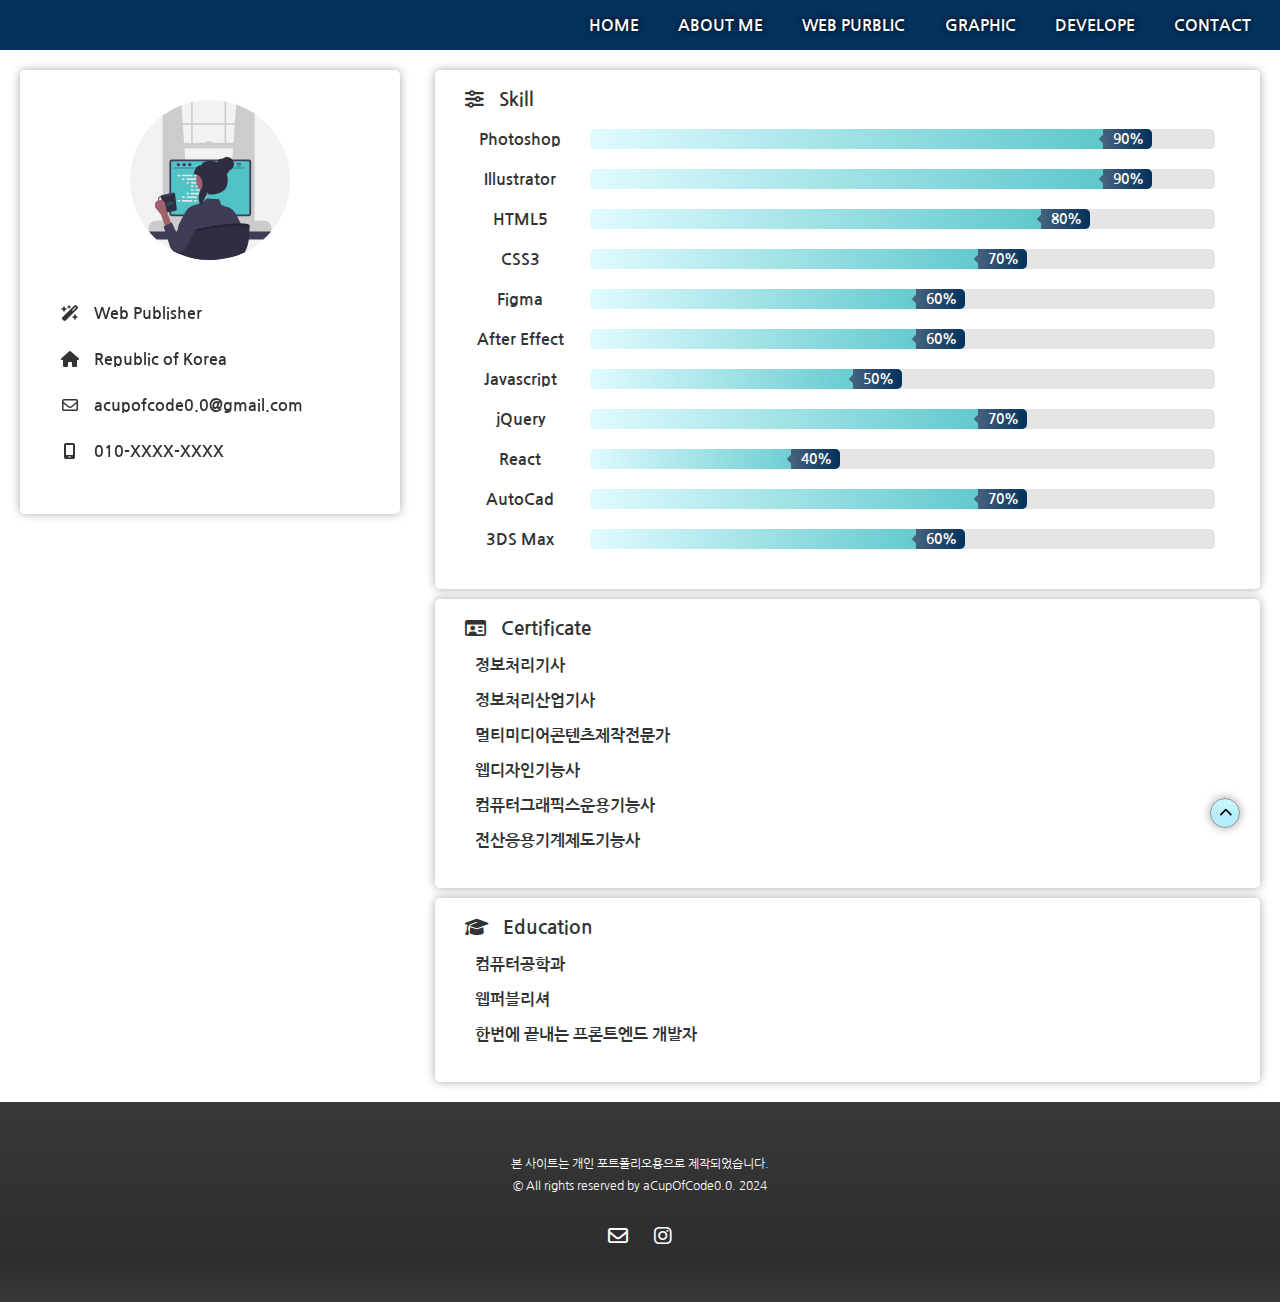
<file: about.html>
<!DOCTYPE html>
<html lang="ko">
  <head>
    <meta charset="UTF-8" />
    <meta name="viewport" content="width=device-width, initial-scale=1.0" />
    <link rel="icon" href="./logo.ico" />
    <title>AboutMe</title>
    <link rel="stylesheet" href="./css/all.min.css" />
    <link rel="stylesheet" href="./css/main.css" />
    <link rel="stylesheet" href="./css/about.css" />
    <script src="./js/jquery-1.12.3.js"></script>
    <!-- <script src="./js/main.js"></script> -->
    <script src="./js/about.js"></script>
  </head>
  <body>
    <!-- top -->
    <!-- <a href="#top"> <i class="fa-solid fa-chevron-up top"></i></a> -->
    <button class="totop" onclick="window.scrollTo(0,0);"><i class="fa-solid fa-chevron-up top"></i></button>

    <header>
      <div class="inner">
        <ul class="main_menu">
          <li><a href="./index.html">HOME</a></li>
          <li>
            <a href="javascript:void(0)">ABOUT ME</a>
            <ul class="sub_menu">
              <li><a href="#top">PROFILE</a></li>
              <li><a href="#skill">SKILL</a></li>
              <li><a href="#certifi">CERTIFICATE</a></li>
              <li><a href="#edu">EDUCATION</a></li>
            </ul>
          </li>
          <li><a href="./index.html#sect02">WEB PURBLIC</a></li>
          <li><a href="./index.html#sect03">GRAPHIC</a></li>
          <li><a href="./index.html#sect04">DEVELOPE</a></li>
          <li><a href="#footer">CONTACT</a></li>
        </ul>
        <div class="resp">
          <i class="fa-solid fa-list"></i>
          <ul class="resp_menu">
            <li><a href="./index.html">HOME</a></li>
            <li class="resp_sub">
              <a href="javascript:void(0)">ABOUT ME</a>
              <ul class="resp_submenu">
                <li><a href="#top">PROFILE</a></li>
                <li><a href="#skill">SKILL</a></li>
                <li><a href="#certifi">CERTIFICATE</a></li>
                <li><a href="#edu">EDUCATION</a></li>
              </ul>
            </li>
            <li><a href="./index.html#sect02">WEB PURBLIC</a></li>
            <li><a href="./index.html#sect03">GRAPHIC</a></li>
            <li><a href="./index.html#sect04">DEVELOPE</a></li>
            <li><a href="#footer">CONTACT</a></li>
          </ul>
        </div>
      </div>
    </header>

    <!-- wrap -->
    <div class="wrap">
      <div class="inner">
        <!-- wrap-left -->
        <div class="wrap-left">
          <div class="profile box">
            <div class="photo">
              <p class="name"></p>
              <img src="./img/about/profile.svg" alt="profile" />
            </div>
            <div class="addr">
              <ul class="addr_ul">
                <li>
                  <i class="fa-solid fa-wand-magic-sparkles"></i>
                  <span>Web Publisher </span>
                </li>
                <li><i class="fa-solid fa-house"></i> <span>Republic of Korea</span></li>
                <li><i class="fa-regular fa-envelope"></i> <span>acupofcode0.0@gmail.com</span></li>
                <li><i class="fa-solid fa-mobile-screen"></i> <span>010-XXXX-XXXX</span></li>
              </ul>
            </div>
          </div>
        </div>

        <!-- wrap-right -->
        <div class="wrap-right" id="skill">
          <!-- skill -->
          <div class="skill box">
            <h3>
              <a href="#" calss="skill_btn"><i class="fa-solid fa-sliders"></i> Skill</a>
            </h3>
            <ul class="skill_ul">
              <li>
                <h4>Photoshop</h4>
                <div class="skill_bar">
                  <div data-width="90">&nbsp;<span>90%</span></div>
                </div>
              </li>
              <li>
                <h4>Illustrator</h4>
                <div class="skill_bar">
                  <div data-width="90">&nbsp;<span>90%</span></div>
                </div>
              </li>
              <li>
                <h4>HTML5</h4>
                <div class="skill_bar">
                  <div data-width="80">&nbsp;<span>80%</span></div>
                </div>
              </li>
              <li>
                <h4>CSS3</h4>
                <div class="skill_bar">
                  <div data-width="70">&nbsp;<span>70%</span></div>
                </div>
              </li>
              <li>
                <h4>Figma</h4>
                <div class="skill_bar">
                  <div data-width="60">&nbsp;<span>60%</span></div>
                </div>
              </li>
              <li>
                <h4>After Effect</h4>
                <div class="skill_bar">
                  <div data-width="60">&nbsp;<span>60%</span></div>
                </div>
              </li>
              <li>
                <h4>Javascript</h4>
                <div class="skill_bar">
                  <div data-width="50">&nbsp;<span>50%</span></div>
                </div>
              </li>
              <li>
                <h4>jQuery</h4>
                <div class="skill_bar">
                  <div data-width="70">&nbsp;<span>70%</span></div>
                </div>
              </li>
              <li>
                <h4>React</h4>
                <div class="skill_bar">
                  <div data-width="40">&nbsp;<span>40%</span></div>
                </div>
              </li>
              <li>
                <h4>AutoCad</h4>
                <div class="skill_bar">
                  <div data-width="70">&nbsp;<span>70%</span></div>
                </div>
              </li>
              <li>
                <h4>3DS Max</h4>
                <div class="skill_bar">
                  <div data-width="60">&nbsp;<span>60%</span></div>
                </div>
              </li>
            </ul>
          </div>

          <!-- certificate -->
          <div class="certificate box" id="certifi">
            <h3><i class="fa-regular fa-id-card"></i> Certificate</h3>
            <ul class="certif_ul">
              <li><h4>정보처리기사</h4></li>
              <li><h4>정보처리산업기사</h4></li>
              <li><h4>멀티미디어콘텐츠제작전문가</h4></li>
              <li><h4>웹디자인기능사</h4></li>
              <li><h4>컴퓨터그래픽스운용기능사</h4></li>
              <li><h4>전산응용기계제도기능사</h4></li>
            </ul>
          </div>

          <!-- education -->
          <div class="edu box" id="edu">
            <h3><i class="fa-solid fa-graduation-cap"></i> Education</h3>
            <ul class="edu_ul">
              <li><h4>컴퓨터공학과</h4></li>
              <li><h4>웹퍼블리셔</h4></li>
              <li><h4>한번에 끝내는 프론트엔드 개발자</h4></li>
            </ul>
          </div>
        </div>
      </div>
    </div>

    <!-- footer -->
    <footer id="footer">
      <div class="inner">
        <p class="copy">
          <small>
            본 사이트는 개인 포트폴리오용으로 제작되었습니다. <br />
            &copy; All rights reserved by aCupOfCode0.0. 2024
          </small>
        </p>
        <div class="sns">
          <a href="mailto:acupofcode0.0@gmail.com"><i class="fa-regular fa-envelope"></i></a>
          <a href="#"><i class="fa-brands fa-instagram"></i></a>
        </div>
      </div>
    </footer>
  </body>
</html>
</file>
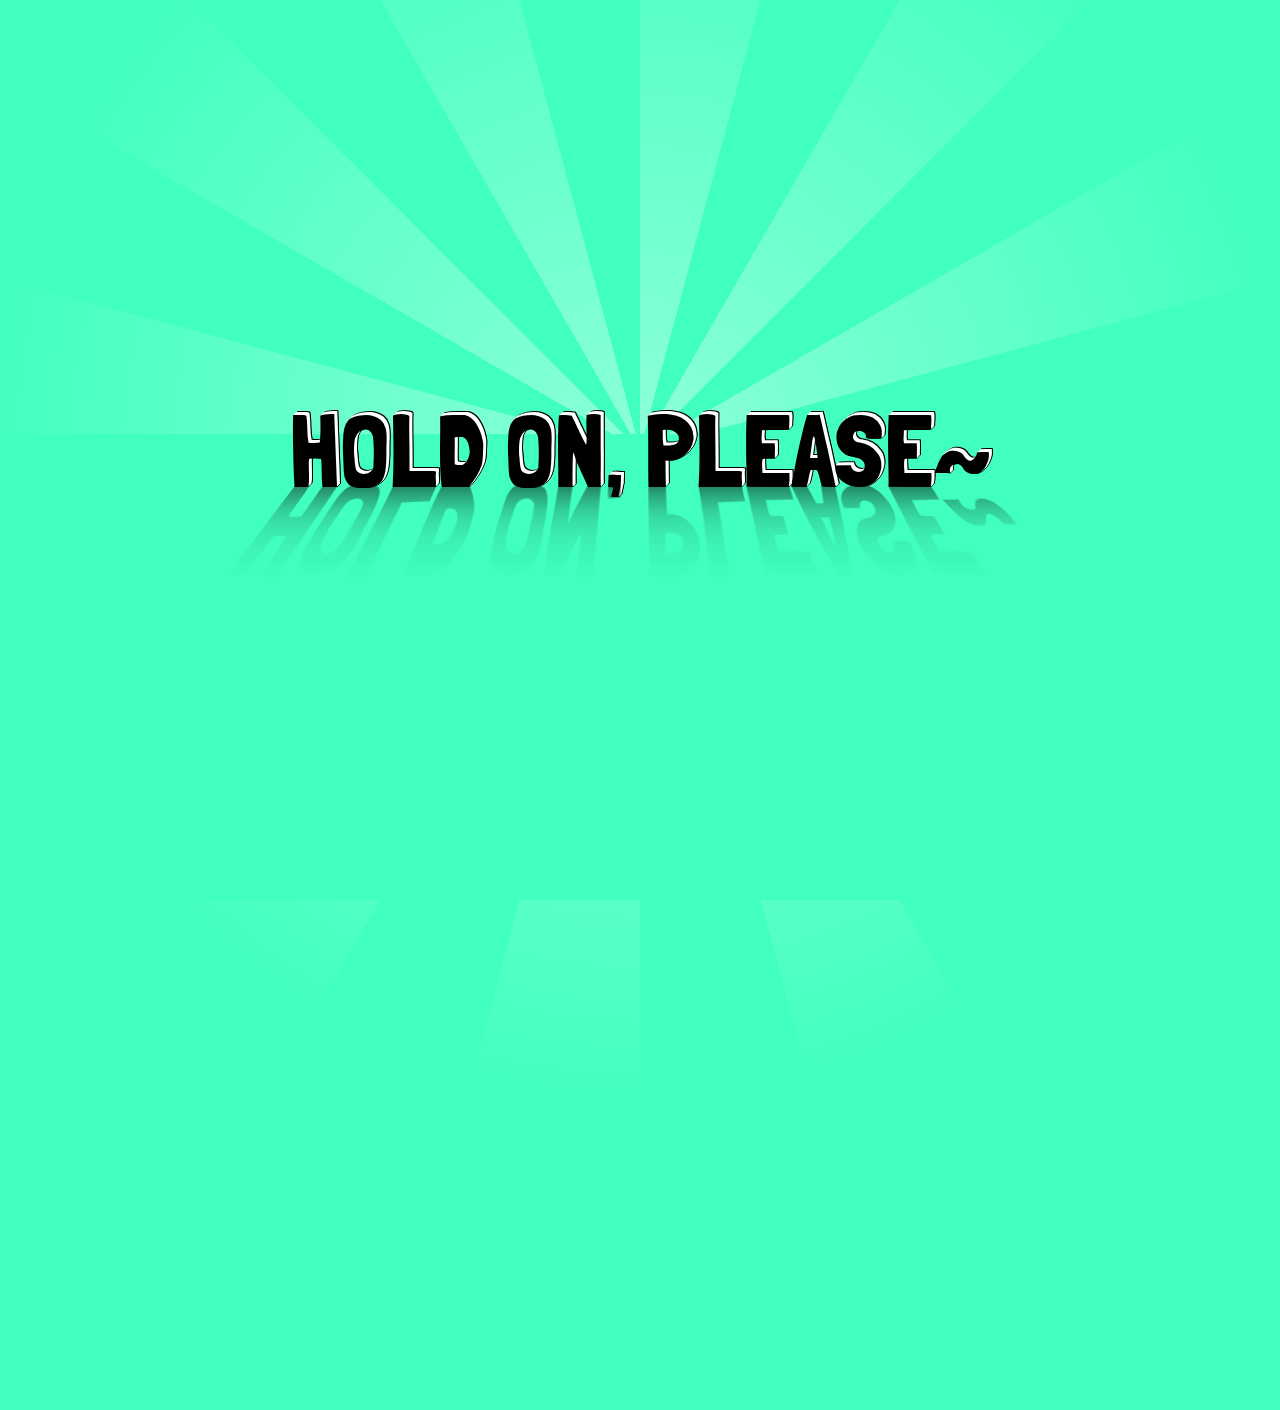
<file: holdon/holdon.html>
<!DOCTYPE html>
<html lang="ko">
  <head>
    <meta charset="UTF-8" />
    <meta name="viewport" content="width=device-width, initial-scale=1.0" />
    <title>잠시만요~</title>
    <link rel="icon" href="./favicon.ico" />
    <link rel="stylesheet" href="./css/holdon.css" />
  </head>
  <body>
    <p>Hold on, please~</p>
  </body>
</html>
</file>
<file: sidmool/css/main.css>
@charset "utf-8";
@import url("https://fonts.googleapis.com/css2?family=Nanum+Gothic&display=swap");
* {
  margin: 0;
  padding: 0;
}
a {
  text-decoration: none;
  color: inherit;
}
li {
  list-style: none;
}

div,
header,
h1,
nav,
ul,
li,
a,
p,
img,
footer,
section {
  /* outline: 1px dotted red; */
}

body,
html {
  width: 100%;
  overflow: scroll;
}
body {
  position: relative;
  font-family: "Nanum Gothic", sans-serif;
  font-size: 14px;
  color: #333;
  background-color: #f6f6f6;
}
.inner {
  max-width: 1280px;
  margin: 0 auto;
}

/* .root {
  --main-color: #b3dc45;
  --main-bg-color: #f6f6f6;
  --sub-color: #4ca633;
} */

/* ===== header ===== */
header {
  position: relative;
  width: 100%;
  height: 50px;
  padding: 10px 0;
}
header .inner {
  display: flex;
  justify-content: space-between;
  align-items: center;
}
.logo {
  aspect-ratio: 200/50;
}
.logo a {
  display: block;
  text-align: center;
}
.logo a img {
  display: block;
  text-align: center;
  align-items: center;
  aspect-ratio: 200/50;
}

/* ===== nav ===== */
nav {
  height: 100%;
  display: flex;
  justify-content: space-between;
  align-items: center;
}

/* 1depth */
nav ul.gnb {
  display: flex;
}
nav ul.gnb > li {
  position: relative;
  margin: 0;
  padding: 0 10px 4px;
  transition: 0.5s;
  cursor: pointer;
}
nav ul.gnb > li > a {
  box-sizing: border-box;
  padding: 10px 30px;
  font-size: 16px;
  font-weight: 700;
  display: inline-block;
}
nav ul.gnb > li:after {
  box-sizing: border-box;
  content: "";
  display: block;
  border-bottom: 3px solid #b3dc45;
  transform: scaleX(0);
  transition: transform 0.5s ease-in-out;
}
nav ul.gnb > li:hover:after {
  transform: scaleX(0.8);
}

nav ul.gnb_respon > li:after {
  box-sizing: border-box;
  content: "";
  display: block;
  border-bottom: 3px solid #b3dc45;
  transform: scaleX(0);
  transition: transform 0.5s ease-in-out;
}
nav ul.gnb_respon > li:hover:after {
  transform: scaleX(1.2);
}

.gnb_respon_hidden {
  display: none;
}

/* 2depth */
nav ul.gnb > li > ul.sub_menu {
  display: none;
  box-sizing: border-box;
  position: absolute;
  top: 50px;
  z-index: 10;
  width: 100%;
  height: 180px;
  background-color: #f6f6f6bb;
  padding: 10px;
}
nav ul.gnb > li > ul.sub_menu li a {
  box-sizing: border-box;
  display: block;
  padding: 8px;
  width: 100%;
  color: #656565;
  transition: 0.5s;
  border-radius: 5px;
}
nav ul.gnb > li > ul.sub_menu li a:hover {
  background-color: #fff;
  font-weight: 700;
}
.gnb_respon .icon {
  display: inline-block;
  padding: 3px 20px;
}

/* gnb_respon */
nav ul.gnb_respon_show {
  display: flex;
  justify-content: center;
  align-items: center;
}
nav ul.gnb_respon_show > li {
  box-sizing: border-box;
  display: block;
  flex: 1 1 50px;
  padding: 10px 20px;
}
nav ul.gnb_respon_show > li.gnb_respon_hidden {
  display: none;
}

/* ===== nav_gnb_respon ===== */
.nav_gnb_respon_show {
  display: none;
  position: absolute;
  top: 70px;
  right: 20px;
  z-index: 20;
  width: 13rem;
  border-radius: 10px;
  padding: 0;
}
.nav_gnb_respon_show > li > a {
  display: block;
  padding: 10px;
  background-color: #b4dc45b6;
  font-weight: 700;
  transition: 0.5s;
  font-size: 16px;
}
.nav_gnb_respon_show > li:first-child > a {
  border-radius: 10px 10px 0 0;
}
.nav_gnb_respon_show > li:last-child > a {
  border-radius: 0 0 10px 10px;
}
.nav_gnb_respon_show > li > a:not(:last-child) {
  border-bottom: 1px solid #a4c744;
}
.nav_gnb_respon_show > li:hover > a {
  background-color: #4ca633d4;
  color: #fff;
}
.nav_gnb_respon_show > li > ul.sub_menu_show {
  display: none;
  background-color: #f6f6f6f2;
}
.nav_gnb_respon_show > li > ul.sub_menu_show li a {
  display: block;
  padding: 5px 3px 5px 15px;
  font-size: 0.8rem;
  margin-bottom: 5px;
  border-bottom: 1px solid #b4dc45;
}
.nav_gnb_respon_show > li > ul.sub_menu_show li a:hover {
  background-color: #f0ff7b;
}

/* ===== nav_search ===== */
nav ul.gnb_respon .nav_search {
  display: none;
  box-sizing: border-box;
  position: absolute;
  top: 70px;
  right: 20px;
  z-index: 50;
  background-color: #f4f9e5;
  width: 60%;
  padding: 20px 0;
  border-radius: 10px;
  border: 1px solid #b3dc45;
  text-align: center;
}
nav ul.gnb_respon .nav_search input {
  width: 60%;
  padding: 8px;
  color: #9f9f9f;
  opacity: 0.8;
  vertical-align: bottom;
  border-radius: 5px;
  border: 1px solid #4ca633;
}

/* ===== slide ===== */
.slide {
  /* display: none; */
  width: 100%;
  background-color: #fff;
  overflow: hidden;
}
.slide ul.slide-line {
  position: relative;
  width: 300%;
  display: flex;
}
.slide ul.slide-line li {
  flex: auto;
}
.slide ul.slide-line li.slide_li_01 {
  flex: auto;
  background: linear-gradient(#fed8d7, #fddee0 75%, #fedad8, #fedad8);
}
.slide ul.slide-line li.slide_li_02 {
  background: linear-gradient(#f5fffb, #eafff8 75%, #f5fffb);
}
.slide ul.slide-line li.slide_li_03 {
  background: #f9ebe3;
}
.slide ul.slide-line li a {
  display: block;
}
.slide ul.slide-line .slide_back {
  aspect-ratio: 1280/500;
  background-position: center;
  background-repeat: no-repeat;
  background-size: contain;
}
.slide ul.slide-line .slide01 {
  background-image: url(../images/slide01-res.png);
}
.slide ul.slide-line .slide02 {
  background-image: url(../images/slide02-res.png);
}
.slide ul.slide-line .slide03 {
  background-image: url(../images/slide03-res.png);
}

/* ===== position ===== */

.title {
  font-size: 1.5rem;
  font-weight: 700;
  color: #333;
  padding: 2rem 0;
}
.position_title {
  position: absolute;
  left: 5%;
}
.position_line {
  position: absolute;
  left: 5%;
  top: 8rem;
}
.position_box {
  position: absolute;
  left: 5%;
  top: 12rem;
}

/* ===== new prod ===== */
.new_prod,
.best_item,
.type {
  position: relative;
  box-sizing: border-box;
  height: 630px;
  padding: 30px 0 10px;
}
ul.product_line {
  width: 100%;
  display: flex;
  gap: 20px;
  align-items: center;
}
.box {
  box-sizing: border-box;
  max-height: 500px;
  max-width: 400px;
  border-radius: 20px;
  box-shadow: 0 0 10px 0 rgba(0, 0, 0, 0.1);
  padding: 40px 20px;
  box-sizing: border-box;
  background-color: #fff;
  transition: 0.5s;
  cursor: pointer;
}
.box:hover {
  scale: 1.03;
}
.box a {
  display: block;
}
.box a .img {
  box-sizing: border-box;
  text-align: center;
  width: 290px;
  height: 290px;
  background-position: center;
  background-repeat: no-repeat;
  background-size: contain;
  margin: 0 0 30px;
}
.hidden {
  display: none;
}

.new_prod01 {
  background-image: url(../images/ampoule-nanoT.png);
}
.new_prod02 {
  background-image: url(../images/ampoule-ceramide.png);
}
.new_prod03 {
  background-image: url(../images/lipmask.png);
}
.new_prod04 {
  background-image: url(../images/cream_ultra.png);
}
.new_prod05 {
  background-image: url(../images/ampoule-stableVitamin.png);
}
.box a .sub_title {
  font-size: 1.8vmin;
  font-weight: 700;
  padding-bottom: 10px;
}
.box a .price_line {
  width: 70%;
  font-size: 1.8vmin;
  font-weight: 700;
  display: flex;
  justify-content: space-between;
  padding-bottom: 10px;
}
.box a .price_line .sale {
  color: #fa0707;
}
.box a .price_line .ex_price {
  font-size: 14px;
  font-weight: 400;
  text-decoration: line-through;
  color: #ababab;
}
.box a .price {
  font-size: 1.8vmin;
  font-weight: 700;
}

/* ===== best item ===== */
.best_prod01 {
  background-image: url(../images/cream-madagascar.png);
}
.best_prod02 {
  background-image: url(../images/ampoule-EGF.png);
}
.best_prod03 {
  background-image: url(../images/ampoule-dexpanthenol50.png);
}
.best_prod04 {
  background-image: url(../images/cream-suncream.png);
}
.best_prod05 {
  background-image: url(../images/ampoule-nanoT.png);
}

/* ===== search ===== */
.search {
  box-sizing: border-box;
  width: 100%;
  padding: 30px 0;
}
.search_wrap {
  padding-top: 60px;
  padding-left: 5%;
}
.search_wrap .search_line {
  display: flex;
  flex-wrap: wrap;
  text-align: center;
}
.search_wrap .search_line:nth-child(1) {
  margin-top: 30px;
}
.search_wrap .search_line .respon1 {
  display: flex;
  flex-wrap: wrap;
  gap: 10px 20px;
  padding: 10px 10px 0 0;
}
.search_wrap .search_line .respon1 .respon11 {
  display: flex;
  flex-wrap: nowrap;
  gap: 10px 20px;
  padding: 10px 10px 0 0;
}
.search_wrap .search_line li a {
  display: block;
  padding: 10px 35px;
  background-color: #e6e6e6;
  border-radius: 20px;
  font-size: 16px;
  font-weight: 700;
  transition: 0.5s;
  scale: 1;
}
.search_line li a:hover {
  background-color: #dcdcdc;
  scale: 1.05;
}
@media screen and (max-width: 655px) {
  /* search */
  .search_wrap .search_line .respon1 {
    gap: 8px 10px;
    padding: 10px 10px 0 0;
  }
  .search_wrap .search_line .respon1 a {
    font-size: 0.8rem;
    padding: 8px 20px;
  }
}
@media screen and (max-width: 450px) {
  .search_wrap .search_line .respon1 {
    gap: 8px 5px;
    padding: 10px 10px 0 0;
  }
  .search_wrap .search_line .respon1 a {
    font-size: 0.8rem;
    padding: 8px 10px;
  }
}
@media screen and (max-width: 380px) {
  .search_wrap .search_line .respon1 .respon11 {
    width: 100%;
  }
  .search_wrap .search_line .respon1 .respon11 li {
    width: 100%;
  }
}
/* ===== type ===== */
.type {
  position: relative;
  box-sizing: border-box;
  width: 100%;
  height: 730px;
  padding: 30px 0 10px;
}
.type_line {
  display: flex;
  padding-left: 30px;
  width: 80%;
  min-width: 1024px;
}
.type_line a.type_title {
  display: block;
  font-size: 16px;
  font-size: 16px;
  font-size: 16px;
  padding: 20px;
  font-weight: 700;
  transition: 0.5s;
}
.type_line .type_title:hover {
  color: #00944d;
  scale: 1.03;
}
.type_prod01 {
  background-image: url(../images/soap_demodex.png);
}
.type_prod02 {
  background-image: url(../images/essential_1_fishherb.png);
}
.type_prod03 {
  background-image: url(../images/cream-madagascar.png);
}
.type_prod04 {
  background-image: url(../images/drtroub_cleansing_milk_h.png);
}

/* ===== line prod ===== */
.line_product {
  position: relative;
  width: 100%;
  height: 31.3rem;
}
.line_product .title {
  padding-top: 3rem;
}

.line_product .swiper {
  margin-left: -10px;
  /* box-sizing: border-box; */
  /* width: calc(1330px *3 + 40px); */
  /* width: 4030px; */
  /* height: 310px; */
  /* background-color: #00944d; */
}
.line_product .swiper .swiper-wrapper {
  /* gap: 20px; */
}
.line_product .swiper .swiper-wrapper .swiper-slide {
  box-sizing: border-box;
  width: 1330px;
  transition: 0.5s;
  box-shadow: 0 0 10px rgba(0, 0, 0, 0.1);
}

.line_product .swiper .swiper-wrapper .swiper-slide:hover {
  scale: 1.01;
}
.line_product .swiper .swiper-wrapper .swiper-slide a {
  width: 100%;
  display: block;
}

.line_product .swiper .swiper-wrapper .swiper-slide a .img {
  box-sizing: border-box;
  aspect-ratio: 1330/300;
  border-radius: 20px;
  margin: 10px;
  background-repeat: no-repeat;
  background-position: center;
  background-size: contain;
}
.line_img01 {
  background-image: url(../images/line-doctor.png);
}
.line_img02 {
  background-image: url(../images/line-minjunggi.png);
}
.line_img03 {
  background-image: url(../images/line-human.png);
}
.line_product .swiper-button-prev,
.line_product .swiper-button-next {
  color: #4ca633;
  background-color: rbga(255, 255, 255, 0.3);
  width: 50px;
  height: 50px;
  top: 55%;
  border-radius: 50%;
  box-shadow: 0 0 10px 0 rgba(0, 0, 0, 0.1);
  transition: 0.5s;
}
.line_product .swiper-button-prev {
  left: 6%;
}
.line_product .swiper-button-next {
  right: calc((90% - 1200px));
}
.line_product .swiper-button-prev::after,
.line_product .swiper-button-next::after {
  font-size: 35px;
}
.line_product .swiper-button-prev:hover,
.line_product .swiper-button-next:hover {
  background-color: #b3dc45;
  color: #fff;
}

/* ===== event ===== */
.event {
  position: relative;
  width: 100%;
  height: 40rem;
}
.event .position_line {
  top: 6rem;
}
.event .event_line {
  width: 2060px;
  display: flex;
  gap: 20px;
}
.event .event_line li {
  max-width: 500px;
  width: 28rem; /* width: 448px */
  max-height: 500px;
  height: 28rem;
  border-radius: 20px;
  box-shadow: 0 0 10px 0 rgba(0, 0, 0, 0.1);
  scale: 1;
  transition: 0.5s;
}
.event .event_line li:hover {
  scale: 1.03;
}
.event .event_line li a {
  display: block;
}
.event .event_line li a .img {
  max-width: 500px;
  width: 28rem;
  max-height: 500px;
  height: 28rem;
  border-radius: 20px;
  background-position: center;
  background-repeat: no-repeat;
  background-size: contain;
}
.event01 {
  background-image: url(../images/event01.png);
}
.event02 {
  background-image: url(../images/event02.png);
}
.event03 {
  background-image: url(../images/event03.png);
}
.event04 {
  background-image: url(../images/event04.png);
}

/* ===== review ===== */
.review {
  box-sizing: border-box;
  position: relative;
  height: 640px;
  padding: 30px 0 10px;
}
.review .position_line {
  position: absolute;
  top: 130px;
}
.review .product_line li {
  display: flex;
}
.review .product_line li a {
  display: block;
}
.review a .box {
  width: 20rem;
  padding: 30px;
}
.review .box .img {
  aspect-ratio: 260/200;
  /* width: 100%;
  height: 200px; */
  background-position: center;
  background-repeat: no-repeat;
  background-size: contain;
}
.review01 {
  background-image: url(../images/review_img01.jpg);
}
.review02 {
  background-image: url(../images/review_img02.jpg);
}
.review03 {
  background-image: url(../images/review_img03.jpg);
}
.review04 {
  background-image: url(../images/review_img04.jpg);
}
.review05 {
  background-image: url(../images/review_img05.jpg);
}
.prod {
  width: 100%;
  box-sizing: border-box;
  padding: 20px 0;
  border-bottom: 1px solid #d8d8d8;
  overflow: hidden;
}
.prod .prod_img {
  float: left;
  width: 60px;
  text-align: center;
}
.prod .prod_img img {
  height: 4rem;
}
.prod .product_title {
  float: left;
  width: calc(100% - 60px);
}
.prod .product_title .sub_title {
  width: 100%;
  font-weight: 700;
  padding: 15px 0;
  text-overflow: ellipsis;
  overflow: hidden;
  white-space: nowrap;
}
.prod .product_title .score {
  display: flex;
  gap: 10px;
}
.prod .product_title .score .score01 {
  color: #656565;
  font-weight: 300;
}
.prod .product_title .score .score02 {
  font-weight: 700;
}
.review_title {
  display: flex;
  justify-content: space-between;
  padding: 20px 0;
}
.review_title .star {
  width: 90px;
  background-image: url(../images/star.png);
  background-repeat: space;
  background-position: center;
  background-size: contain;
}
.review_text {
  text-overflow: ellipsis;
  overflow: hidden;
  display: -webkit-box;
  -webkit-box-orient: vertical;
  -webkit-line-clamp: 2;
  font-weight: 400;
  line-height: 23px;
  width: 100%;
  font-size: 14px;
}

/* ===== footer ===== */
footer {
  box-sizing: border-box;
  position: relative;
  width: 100%;
  font-size: 13px;
  padding: 0 20px;
}

footer > .footer_menu1 {
  display: none;
  position: absolute;
  right: 20px;
  top: 50px;
  z-index: 30;
  max-width: 400px;
  min-width: 230px;
  background-color: #d5d5d5e8;
  padding: 10px;
  border-radius: 5px;
}
footer > .footer_menu1 li {
  line-height: 1.2rem;
}
footer > .footer_menu1 li a {
  display: block;
  padding: 10px;
  transition: 0.5s;
  border-radius: 5px;
}
footer > .footer_menu1 li a:hover {
  background-color: #ababab;
  color: #fff;
}

footer .inner {
  padding: 30px 0;
  margin: 0 auto;
  max-width: 1280px;
}
footer .footer_line1 {
  display: flex;
  justify-content: space-between;
  align-items: center;
}
footer .logo {
  height: 100%;
}
footer .logo a {
  display: block;
}
footer .logo .grayscale {
  filter: grayscale(100%);
}
footer .footer_line1 .footer_menu {
  font-size: 0.7rem;
  display: flex;
  align-items: center;
}

footer .footer_line1 .footer_menu li a {
  display: block;
  padding: 20px;
  border-radius: 5px;
  transition: 0.5s;
}
footer .footer_line1 .footer_menu li a:hover {
  background-color: #ededed;
}

footer .footer_line2 {
  display: flex;
  flex-wrap: wrap;
  width: 100%;
  padding: 20px 0;
}
footer .footer_line2 .footer_box {
  width: 100%;
  box-sizing: border-box;
  display: flex;
  flex-wrap: wrap;
  gap: 20px;
  justify-content: space-between;
  align-items: center;
}
footer .footer_line2 .footer_box li {
  flex: 1 1 500px;
  gap: 20px;
}
footer .footer_line2 .footer_box .footer_title {
  font-weight: 700;
  padding: 5px 0;
}
footer .inner .footer_line2 .footer_box p {
  padding: 5px 0;
}
footer .inner .footer_line2 > .footer_box > li > .footer_box2 {
  box-sizing: border-box;
  display: flex;
  justify-content: space-between;
  align-items: center;
  gap: 20px;
}
footer .inner .footer_line2 > .footer_box > li > .footer_box2 li {
  flex: 1 1 250px;
  /* padding: 0 20px; */
}

footer .footer_line1 .footer_menu_respon {
  display: none;
  position: relative;
  right: 20px;
  top: 5px;
  z-index: 50;
  transition: 0.5s;
  text-align: center;
  /* background-color: yellow; */
}
footer .footer_line1 .footer_menu_respon:hover {
  color: #72c744;
}

/* 햄버거 버튼 -> X 변환*/
/* #menu-wrap {
  position: relative;
  margin-top: 40px;
  margin-left: 30px;
  width: 16px;
  height: 16px;
  cursor: pointer;
}
#menu-wrap .line {
  position: absolute;
  right: 20px;
  width: 100%;
  height: 2px;
  border-radius: 2px;
  background-color: #333;
}

#menu-wrap .line:nth-child(1) {
  top: 0;
  transform-origin: 25% 50%;
  transition: 0.3s;
}
#menu-wrap .line:nth-child(2) {
  top: calc(50% - 1px);
}
#menu-wrap .line:nth-child(3) {
  bottom: 0;
  transform-origin: 25% 50%;
  transition: 0.3s;
} */

/* ===== 반응형 ===== */
@media screen and (max-width: 1056px) {
  body {
    padding: 0 20px;
    width: 95%;
    margin: 0 auto;
  }

  /* nav */
  header nav .gnb {
    display: none;
  }
  header nav .gnb_respon {
    box-sizing: border-box;
    display: flex;
    align-items: center;
    padding-right: 20px;
  }
  header nav .gnb_respon li {
    box-sizing: border-box;
    cursor: pointer;
  }
  nav ul.gnb_respon li.gnb_respon_hidden {
    box-sizing: border-box;
    display: block;
    padding: 10px 20px;
    font-size: 22px;
  }

  /* box */
  .box a .sub_title {
    font-size: 0.7rem;
  }
  .box a .price_line {
    font-size: 0.7rem;
    width: 80%;
  }
  .box a .price_line .ex_price {
    font-size: 0.65rem;
  }
  .box a .price {
    font-size: 0.7rem;
    font-weight: 700;
  }

  /* new prod */
  .new_prod,
  .best_item,
  .event {
    height: 32rem;
  }
  .box {
    width: 14rem;
    height: 19rem;
  }
  .box a .img {
    width: 11rem;
    height: 10rem;
  }

  /* type */
  .type {
    height: 35rem;
  }

  /* line */
  .line_product {
    height: 380px;
  }
  .line_product .swiper .swiper-wrapper .swiper-slide {
    width: 49.9rem;
    height: 11.8rem;
  }
  .line_product .swiper-button-next {
    left: 90%;
  }

  /* event */
  .event .event_line li {
    width: 22rem;
    height: 22rem;
  }
  .event .event_line li a .img {
    width: 22rem;
    height: 22rem;
  }

  /* review */
  .review {
    height: 35rem;
  }
  .review a .box {
    width: 15rem;
    height: 23rem;
    padding: 20px;
  }
  .review a .box .review_text {
    line-height: 1.1rem;
  }

  .prod {
    font-size: 0.7rem;
    padding: 15px 0 10px;
  }
  .prod img {
    padding: 0 15px;
    height: 3rem;
  }
  .review_title {
    padding: 10px 0 15px;
    font-size: 0.7rem;
  }
  .review_title .star {
    width: 4rem;
    background-repeat: repeat-x;
  }
  .review_text {
    font-size: 0.7rem;
  }

  /* footer */
  footer .footer_menu {
    display: block;
  }
  footer .inner {
    padding: 0 20px;
  }
  footer .footer_line1 ul.footer_menu {
    display: none;
  }
  footer .footer_line1 .footer_menu_respon {
    display: block;
    font-size: 22px;
    padding-right: 20px;
  }

  footer .inner .footer_line2 > .footer_box > li > .footer_box2 {
    flex-wrap: wrap;
  }
}
</file>
<file: slt/css/main.css>
@charset 'utf-8';
@import url('https://fonts.googleapis.com/css2?family=Noto+Sans+KR:wght@100&display=swap');
@import url('https://fonts.googleapis.com/css2?family=Archivo+Black&display=swap');


/* reset */
* {margin: 0; padding: 0;}
li, ul, ol {list-style: none;}
a {text-decoration: none; color:inherit;}
img {display: block;}

/* div, header, nav, ul, li, figure, footer {outline: 1px dotted red;} */

body {font : 16px,
  'Noto Sans KR', sans-serif;
  background-color: #fff;
  color:#333;}

#wrap {width: 100%;}

/* main */
.inner {max-width: 1300px; margin: 0 auto;}


/* header */
.header {width: 100%; height: 100px;}
.header .inner {display: flex; overflow: hidden; justify-content: space-between;}
.header .logo {width: 200px; height: 100px;}

/* 1 depth */
.header .nav {float: right; }
.header .nav>ul {display: flex; width: 900px; height: 280px;}
.header .nav>ul>li {position: relative; width: 20%;}
.header .nav>ul>li>a {
  display: block; width: 100%; height: 30px; 
  line-height: 30px; margin-top: 40px; padding: 20px 0; 
  text-align: center; font-weight: bold; transition: 0.5s; border-radius: 5px;}
.header .nav>ul>li:hover>a {
  background-color: #fbebe2;
}

/* 2 depth */
.header .nav>ul>li>ul {display: none; width: 100%; height: 180px; position: absolute; left: 0; top: 100px; z-index: 30; background-color: #fbebe2; text-align: center; }
.header .nav>ul>li>ul>li {box-sizing: border-box; position: relative; width: 100%; padding: 5px; }
.header .nav>ul>li>ul>li>a {display: block; height: 30px; line-height: 30px; transition: 0.5s;}
.header .nav>ul>li>ul>li:hover>a {display: block; background-color: #896b6b; color:#fff; border-radius: 5px;}
.header .nav>ul>li ul li a:hover {
  background-color: #333;
  color : #fff;
}

/* slide */
.slide {width: 100%; height: 900px;
  background-image: url('../images/slide.png');
  background-position: center;
  background-repeat: no-repeat;
  background-size: cover;
}
.slide>.inner {
  position: relative;
  z-index: 0;
  height: 820px;
  overflow: hidden;
}
.slide .inner .slide_text1 {
  position: absolute; z-index: 5;
  top: 50%; left: 50%;
  transform: translate(-50%, -100%) ;
  /* left: 0; top: 0; right: 0; bottom: 0;
  margin: auto; */
  display: block;
  width: 1200px;
  font-size: 8em;
  font-family: 'Archivo Black', sans-serif; text-align: center; opacity: 0.3; text-transform: uppercase; font-weight: bold; color: #fff; }
.slide .inner .slide_text2 {
  font-weight: normal;
  position: absolute; z-index: 6;
  top: 50%; left: 50%;
  transform: translate(-50%, -50%) ;
  font-family: 'Noto Sans KR', sans-serif;
  text-align: center;
  font-size: 3rem; color: #fff;
}

/* notice_bar */
.notice_bar {box-sizing: border-box; width: 100%; height: 80px;}
.notice_bar>ul {height: 80px; font-size: 18px;}
.notice_bar>ul>li {float: left; height: 80px; text-align: center;}
.notice_bar>ul>li.ar {
  background-color: #fff; color:#c1c1c1; 
    width: 80px; line-height: 80px; font-size: 30px; transition: 0.5s;}
   .notice_bar>ul>li.ar:hover {background-color: #01204c; color:#fff; font-weight: bold; width: 80px; line-height: 80px; font-size: 30px;}
   .notice_bar>ul>li.ar2 {
     background-color: #fff; color:#c1c1c1; 
     border-radius: 0 10px 0 0;
      font-weight: bold; width: 80px; line-height: 80px; font-size: 30px;}
.notice_bar>ul>li>a {display: block;transition: .5s;}

.notice_bar>ul>li.notice_line {float: right;
   background-color: #fff; border-radius: 10px 0 0 0;}
.notice_bar>ul>li.notice_line ul {overflow: hidden; height: 80px;}
.notice_bar>ul>li.notice_line ul li {box-sizing: border-box; float: left; padding: 30px;}
.notice_bar>ul>li.notice_line ul li:first-child {text-transform: uppercase; font-weight: bold;}
.notice_bar>ul>li.notice_line ul li:nth-child(2) {width: 700px; text-align-last: left;}
.notice_bar>ul>li.notice_line ul li:nth-child(3){opacity: 0.5; width: 200px;} 
.notice_bar>ul>li.notice_line ul li a {display: block;}
.notice_bar>ul>li.notice_line ul li a:hover {font-weight: bold;}


/* advantage */
.advan {width: 100%; height: 530px; background-color: #f6f6f6;}
/* .advan .inner {} */
.advan .inner h2 {display: block; padding: 140px 0 80px; text-transform: capitalize; text-align: center;}
.advan .inner ul {display: flex; overflow: hidden; width: 100%; height: 200px;}
.advan .inner ul li {
  position: relative; text-align: center; width: 18.4%;}
.advan .inner ul li:not(:last-child){
  box-sizing: border-box;
  margin-right: 2%;
  padding-right: 1%;
}
.advan .inner ul li::after {
  position: absolute;
  content: "";
  width: 1px; height: 120px;
  position: absolute;
  top: 50%; right: 0;
  transform: translateY(-50%);
  /* height: 140px; */
  /* border-right: 1px solid #ddd; */
  background-color: #ddd;

}
.advan .inner ul li a {display: block; padding-right: 1%;}
.advan .inner ul li a figure {text-align: center;}
.advan .inner ul li a figure img {display: inline-block;}
.advan .inner ul li a h4 {padding: 10px 0;}
.advan .inner ul li a p {font-size: 14px; padding: 3px 0;}

/* our construction */
.const {width: 100%; height: 1280px; padding: 80px 0 80px;}
.const h2 {text-transform:capitalize; text-align: center; padding-bottom: 60px;}
.const ul {overflow: hidden;}
.const ul li {position: relative; float: left; width: 30%; height: 410px; text-align: center;
background-image: url(https://picsum.photos/200/300);
background-position: center;
background-repeat: no-repeat;
background-size: cover;
margin-bottom: 80px;
}
.const ul li.const01 {background-image: url(../images/const01.jpg);}
.const ul li.const02 {background-image: url(../images/const02.jpg);}
.const ul li.const03 {background-image: url(../images/const03.jpg);}
.const ul li.const04 {background-image: url(../images/const04.png);}
.const ul li.const05 {background-image: url(../images/const05.png);}
.const ul li.const06 {background-image: url(../images/const06.png);}

.const ul li:not(:nth-child(3n)) {margin-right: 5%;}
.const ul li .const_text {position: absolute; left: 0; bottom: 0; background-color: #fff; width: 80%; height: 100px; text-align-last: left;}
.const ul li .const_text p {vertical-align: middle; color:orange; margin: 20px 0 10px;font-weight: bold;}
.const ul li .const_text h4 {font-size: 18px;}


/* read_more */
.read_more {text-align: center; height: 65px; text-transform: uppercase; font-size: 20px; font-weight: bold; font-family: 'Archivo Black', sans-serif; line-height: 60px;}
.read_more a {display: block;}
.read_more a span {display: inline-block; width: 60px; height: 60px; border-radius: 50%; margin-right: 10px; font-size: 30px; color : #333; border: 1px dashed #7b7b7b; transition: 0.5s;}
.read_more a span:hover {color : #fff; border: 1px dashed #fff; background-color: #525252;}


/* banner  */
.banner {
  position: relative;
  width: 100%;height: 900px;
  background-image: url(../images/banner5-1.png);
  background-position: center;
  background-repeat: no-repeat;
  background-size: cover;
}
.banner .banner_text {
  width: 800px;
  position: absolute; left: 50%;top: 50%;
  transform: translate(-50%, -50%);
  padding: 20px;
  text-align: center;
}
.banner .banner_text h2 {
  color:#fff; font-size: 50px; font-weight: normal;
  margin-bottom: 30px;
}
.banner .banner_text button {
  display: inline-block;
  width: 340px;height: 100px;
  background-color: rgba(255,255,255,0.1); 
  border: 1px solid #ffffffaa;
  color : #fff;
  font-size: 18px;
  margin: 10px;
  transition: .5s;
  cursor: pointer;
}
.banner .banner_text button:hover {
  background-color: #ffffffdc;
  color: #333;
  box-shadow: 0 0 5px #333;
}

/* notice */
.notice { width: 100%;  padding: 250px 0 100px;
  background-color: #f6f6f6;
}
.notice .inner {position: relative;}
.notice .inner h2 {text-align: center;text-transform: uppercase; margin-bottom: 60px;}
.notice .inner ul {height: 240px; margin-bottom: 50px;}
.notice .inner ul li {float: left; box-sizing: border-box;
  width: 30%; height: 240px; background-color: #fff;
  padding: 30px;
}
.notice .inner ul li:not(:last-child){margin-right: 5%;}
/* .notice .inner ul li a {} */
.notice .inner ul li a p.date {color:#c1c1c1 }
.notice .inner ul li a h4 {padding: 40px 0 30px;}
.notice .inner ul li a p.notice_text {color : hsl(0, 0%, 20%); }

.notice .inner ul li.active { border:4px solid #f67635; box-shadow: 10px 10px 10px #ddd;}

.notice .inner ul li.active a p.date {color :#f67635;}



/* notice_box */
.notice_box {
  width: 1400px;
  padding: 70px 0;
  text-align: center;
  background-color: #fff;
  border-radius: 0 0 10px 10px;
  /* margin-top: -1050px; */
  position: absolute; left: -50px; top: -420px;
}
.notice_box span.orange {color:#f67635;}
.notice_box p {margin-bottom: 70px;}


/* footer */
.footer {width: 100%; background-color: #252525; color:#fff; height: 370px;}
.footer .inner {width: 1300px;}
.footer .inner ul {overflow: hidden; padding: 30px 0 20px;}
.footer .inner ul li {float: left; margin: 10px; opacity: 0.5;}
.footer .inner ul li a img {width: 80%;}
hr {height: 1px; border : 0; background: #7b7b7b;}

/* footer_bt */
.footer_bt {overflow: hidden;}

/* footer_copy */
.footer_copy {float: left; margin-top: 20px; line-height: 1.8;}
.footer_copy span.orange {color:#f67635;}
.footer_copy small {opacity: 0.5;}

/* footer_sns */
.footer_sns {float: right; width: 140px; overflow: hidden;}
.footer_sns .sns {float: left; width: 55px; height: 55px; border-radius: 50%; border: 1px solid #767676; margin-left: 10px;}
.footer_sns .sns a {display: block;text-align: center;line-height: 50px;}
.footer_sns .sns a img {display: block;padding: 15px;}
</file>
<file: css/main.css>
@charset "utf-8";

/* 인천교육자람체 */
@font-face {
  font-family: "iceJaram-Rg";
  src: url("https://cdn.jsdelivr.net/gh/projectnoonnu/noonfonts_2307-2@1.0/iceJaram-Rg.woff2") format("woff2");
  font-weight: normal;
  font-style: normal;
}

/* 수트 */
@font-face {
  font-family: "SUIT-Regular";
  src: url("https://cdn.jsdelivr.net/gh/projectnoonnu/noonfonts_suit@1.0/SUIT-Regular.woff2") format("woff2");
  font-weight: normal;
  font-style: normal;
}
/* Abril Fatface */
@import url("https://fonts.googleapis.com/css2?family=Abril+Fatface&display=swap");

* {
  margin: 0;
  padding: 0;
}
li {
  list-style: none;
}
a {
  text-decoration: none;
  color: inherit;
}

div,
header,
h1,
ul,
li,
a,
p,
i,
label,
section,
footer,
img,
button {
  /* outline: 1px dotted red; */
}

html {
  scroll-behavior: smooth;
}

body {
  font-size: 16px;
  color: #333;
  font-family: "SUIT-Regular";
  position: relative;
}

:root {
  /* --main-color: #f6f6f6;
  --button-color: #fddca9;
  --top-button: #fccd4d;
  --top-button-over: #f8b600;
  --dot-w: calc(var(--btn-w) * 0.2); */
  --main-color: #f6f6f6;
  --header-color: #02315b;
  --button-color: #ccf8fe;
  --graph1-color: #e1fbff;
  --graph2-color: #51c3c7;
  --top-button: #b5eefa;
  --top-button-over: #a6dee0;
  --dot-w: calc(var(--btn-w) * 0.2);
}

.scrollLock {
  overflow: hidden;
  touch-action: none;
}

/* ====== 오른쪽 하단 top 버튼 ====== */
.totop {
  position: fixed;
  right: 40px;
  bottom: 8vh;
  z-index: 20;
  display: block;
  width: 30px;
  height: 30px;
  padding: 5px;
  text-align: center;
  border-radius: 50%;
  /* background: linear-gradient(#fceabb 0%, #fccd4d 60%); */
  background: linear-gradient(var(--button-color) 0%, var(--top-button) 60%);
  box-shadow: 0px 0px 10px #a2a2a2;
  transition: 0.3s;
  cursor: pointer;
  border: 1px solid #8f8f8f;
  font-weight: 700;
}
.totop:hover {
  background: linear-gradient(var(--button-color) 0%, var(--top-button-over) 60%);
  scale: 1.1;
}

/* ====== common ====== */
section {
  position: relative;
  box-sizing: border-box;
  padding-top: 50px;
  width: 100%;
  height: 100%;
}
section .inner {
  max-width: 1280px;
  height: 100%;
  margin: 0 auto;
  box-sizing: border-box;
}
section .inner h3 {
  padding: 10px 10px 10px 40px;
}

.center_line {
  box-sizing: border-box;
  display: flex;
  flex-wrap: wrap;
  text-align: center;
  align-items: center;
  justify-content: center;
}

.btn {
  padding: 10px 15px;
  background-color: #d9d9d9;
  font-weight: 700;
  border-radius: 5px;
  transition: 0.4s;
}
.btn:hover,
.btn:active {
  background-color: var(--top-button-over);
}

/* ====== header ====== */
header {
  position: fixed;
  z-index: 10;
  height: 50px;
  width: 100%;
  transition: 0.5s;
  color: #fff;
  text-shadow: 0 0 5px #000;
  /* background-color: #1e7797b2; */
  /* background-color: var(--header-color); */
  background-color: var(--header-color);
}
header.active {
  /* 스크롤바 내리면 헤드 배경색 나타나기 */
  display: block;
  color: #333;
  text-shadow: none;
  background-color: #f6f6f6e1;
}
header .inner {
  padding-top: 0;
  display: flex;
  justify-content: end;
  height: 100%;
}
header .inner .main_menu {
  box-sizing: border-box;
  display: none;
  width: 90%;
  max-width: 720px;
  height: 50px;
  display: flex;
  justify-content: space-evenly;
  align-items: center;
  right: 20px;
  transition: 0.4s;
}
header .inner .main_menu > li {
  position: relative;
}
header .inner .main_menu > li > a {
  display: block;
  padding: 10px;
  font-weight: 700;
  border-radius: 5px;
  transition: 0.5s;
}
header .inner .main_menu > li:hover > a {
  color: #fff;
  background-color: #b9b9b9e2;
  text-shadow: 0 0 5px #333;
}
header .inner .main_menu > li > .sub_menu {
  display: none;
  box-sizing: border-box;
  position: absolute;
  top: 45px;
  left: -10px;
  padding: 10px;
  z-index: 20;
  font-size: 14px;
  background-color: #f6f6f6eb;
  border-radius: 0 0 5px 5px;
}
header .inner .main_menu > li > .sub_menu li a {
  display: block;
  color: #333;
  text-shadow: none;
  font-weight: 700;
  padding: 8px;
  transition: 0.5s;
  border-radius: 5px;
}
header .inner .main_menu > li > .sub_menu li:hover > a {
  color: #fff;
  background-color: #b9b9b9;
  text-shadow: 0 0 5px #333;
}

header .inner .resp {
  display: none;
}

@media screen and (max-width: 767px) {
  header .inner .main_menu {
    display: none;
  }
  header .inner .resp {
    box-sizing: border-box;
    position: absolute;
    top: 0px;
    right: 20px;
    z-index: 10;
    display: block;
    width: 50px;
    height: 50px;
    font-size: 30px;
    text-align: center;
    cursor: pointer;
    border-radius: 5px;
  }
  header .inner .resp i {
    padding: 10px;
    transition: 0.5s;
    display: block;
  }
  header .inner .resp:hover i {
    color: #f6f6f6;
    background-color: #333;
  }

  header .inner .resp .resp_menu {
    display: none;
    position: absolute;
    top: 50px;
    right: 0px;
    width: 150px;
    font-size: 16px;
    font-weight: 700;
    text-align: right;
    border-radius: 5px;
  }
  header .inner .resp .resp_menu > li > a {
    display: block;
    padding: 10px;
    transition: 0.5s;
    background-color: #c6c6c6;
  }
  header .inner .resp .resp_menu > li:hover > a {
    color: #fff;
    background-color: #a5a4a4;
    text-shadow: 0 0 5px #333;
  }

  header .inner .resp .resp_menu > li > .resp_submenu {
    display: none;
    font-size: 14px;
    background-color: var(--top-button);
  }
  header .inner .resp .resp_menu .resp_submenu li a {
    display: block;
    padding: 8px;
    transition: 0.5s;
  }

  header .inner .resp .resp_menu .resp_submenu li:hover a {
    display: block;
    color: #fff;
    background-color: var(--top-button-over);
    text-shadow: 0 0 5px #664b00;
  }
}

/* ========== sect01 - wave ========== */
section.sect01 {
  box-sizing: border-box;
  width: 100%;
}
.sect01 .bg_video {
  position: absolute;
  top: 0;
  left: 0;
  height: 100%;
  width: 100%;
  z-index: -1;
}
.sect01 .bg_video_content {
  width: 100%;
  height: 100%;
  object-fit: cover;
}

.sect01 .inner {
  display: flex;
  justify-content: center;
  align-items: start;
  height: 65vh;
  width: 100%;
  margin: 0 auto;
  transition: 0.5s;
  padding-top: 44.3vh;
}
.abril-fatface-regular {
  font-family: "Abril Fatface", serif;
  font-weight: 400;
  font-style: normal;
}
.sect01 h1 {
  font-family: "Abril Fatface", serif;
  /* font-style: italic; */
  font-size: 50px;
  font-weight: 700;
  transition: 0.5s;
  color: #333;
  /* text-shadow: 0px 0px 10px #ddd; */
}
.shine {
  position: absolute;
  top: 50%;
  left: 50%;
  transform: translate(-50%, -50%);
  padding: 12px 48px;
  /* color: #f8f6e7; */
  background: linear-gradient(to right, #f2f2f2 0, rgb(22, 22, 22) 10%, #ebebeb 20%);

  background-position: 0;
  -webkit-background-clip: text;
  -webkit-text-fill-color: transparent;
  animation: shine 3s infinite linear;
  animation-fill-mode: forwards;
  -webkit-text-size-adjust: none;
}

@keyframes shine {
  0% {
    background-position: 0;
  }
  100% {
    background-position: 300px;
  }
}

.flex {
  /*Flexbox for containers*/
  display: flex;
  justify-content: center;
  align-items: center;
  text-align: center;
}
.waves {
  position: relative;
  width: 100%;
  height: 15vh;
  margin-bottom: -7px; /*Fix for safari gap*/
  min-height: 100px;
  max-height: 150px;
}
.content {
  position: relative;
  height: 20vh;
  text-align: center;
  background-color: white;
}

/* Animation */
.parallax > use {
  animation: move-forever 25s cubic-bezier(0.55, 0.5, 0.45, 0.5) infinite;
}
.parallax > use:nth-child(1) {
  animation-delay: -2s;
  animation-duration: 7s;
}
.parallax > use:nth-child(2) {
  animation-delay: -3s;
  animation-duration: 10s;
}
.parallax > use:nth-child(3) {
  animation-delay: -4s;
  animation-duration: 13s;
}
.parallax > use:nth-child(4) {
  animation-delay: -5s;
  animation-duration: 20s;
}
@keyframes move-forever {
  0% {
    transform: translate3d(-90px, 0, 0);
  }
  100% {
    transform: translate3d(85px, 0, 0);
  }
}

@media screen and (max-width: 767px) {
  @keyframes shine {
    0% {
      background-position: 0;
    }

    100% {
      background-position: 260px;
    }
  }
}

/*Shrinking for mobile*/
@media (max-width: 768px) {
  .content {
    height: 30vh;
  }
  .sect01 h1 {
    font-size: 40px;
  }
}

/* ========== sect02 ========== */
.sect02 {
  background: linear-gradient(#fff 50%, #ddd 70%, #fff);
  margin-top: 50px;
  height: 80%;
}
.sect02 .inner {
  text-align: center;
  overflow: hidden;
}
.sect02 h3 {
  text-align: left;
}

.sect02 .btn_line button {
  font-size: 16px;
  font-weight: 700;
  padding: 10px;
  border: none;
  background: none;
  line-height: 30px;
  cursor: pointer;
}
.under_line:after {
  box-sizing: border-box;
  content: "";
  display: block;
  transform: scaleX(0);
  border-bottom: 5px solid var(--top-button-over);
  border-radius: 5px;
  transition: transform 0.5s ease-in-out;
}
.under_line:hover::after {
  transform: scaleX(1);
}

/* 슬라이드 영역 - max-width 크기를 조절*/
.sect02 .slidewrap {
  padding: 0;
  box-sizing: border-box;
  width: 500%;
  margin: 0 auto;
  overflow-x: hidden;
  transition: 0.5s;
}
.sect02 .slidewrap .slidelist {
  padding: 0;
  box-sizing: border-box;
  width: 100%;
  overflow-x: hidden;
  position: relative;
  display: flex;
  transition: all 0.5s;
  padding-top: 10px;
}
.sect02 .slidelist > li {
  display: inline-block;
  vertical-align: middle;
  width: 100%;
  transition: all 0.5s;
}

@media screen and (max-width: 767px) {
  .sect02 .page .web_title .center_line00 a {
    width: 100%;
  }
}

/* ==== page 화면 구성 ==== */
.sect02 .page {
  box-sizing: border-box;
  width: 100%;
}
.sect02 .page img {
  width: 90%;
}

.sect02 .page .web_title {
  /* width: 20%; */
  box-sizing: border-box;
  padding: 15px 0;
  font-weight: 700;
  flex-wrap: wrap;
  font-size: 1em;
}
.sect02 .page .web_title .center_line00 {
  box-sizing: border-box;
  display: flex;
  flex-wrap: wrap;
  justify-content: space-evenly;
  gap: 1rem;
  padding: 0 20px;
}
.sect02 .page .web_title .center_line00 p {
  /* background-color: skyblue; */
  padding: 20px 30px;
}

/* ========== sect02 - popup 기획안 ========== */
.popup_back {
  display: none;
  position: fixed;
  left: 0;
  top: 0;
  z-index: 50;
  width: 100%;
  height: 100%;
  background-color: #33333390;
}
.popup {
  position: relative;
  top: 10%;
  left: 50%;
  width: 70%;
  height: auto;
  max-height: 80vh;
  transform: translate(-50%, 0%);
  overflow: auto;
  overflow-x: hidden;
  background-color: #fff;
}
.pop_close {
  position: absolute;
  top: 11%;
  left: 80%;
  z-index: 60;
  text-align: center;
}
.pop_close a {
  display: block;
  padding: 50px;
  font-size: 14px;
  padding: 10px 15px;
  border-radius: 5px;
  border: 1px solid #fff;
  color: #333;
  background-color: #f6f6f690;
  transition: 0.4s;
  font-size: 20px;
  font-weight: 700;
}
.pop_close a:hover {
  color: #fff;
  background-color: #33333390;
}

.popup .pop_cont {
  height: auto;
  overflow: hidden;
}
.popup .pop_cont > img {
  display: block;
  width: 100%;
  margin-bottom: -5px;
}

/* ========== sect03 ========== */
.sect03 {
  position: relative;
}
.sect03 .inner .center_line {
  max-width: 800px;
  height: auto;
  padding: 20px 0;
  gap: 40px;
  margin: 20px auto;
}
.sect03 .inner .medal {
  width: 200px;
  height: 200px;
  /* -ms-text-align-last: 250px; */
  perspective: 600px;
  transition: 0.5s;
}
.sect03 .inner .medal .front,
.sect03 .inner .medal .back {
  width: 100%;
  height: 100%;
  transition: 0.2s;
  position: absolute;
  backface-visibility: hidden;
}
.sect03 .inner .medal .front img,
.sect03 .inner .medal .back img {
  width: 100%;
  height: 100%;
  border-radius: 10px;
  cursor: pointer;
}
.sect03 .inner .medal .front {
  transform: rotateY(0deg);
}
.sect03 .inner .medal:hover .front {
  transform: rotateY(-180deg);
}
.sect03 .inner .medal .back {
  width: 100%;
  transform: rotateY(-180deg);
  background-color: #000;
  border-radius: 10px;
  text-align: center;
}
.sect03 .inner .medal:hover .back {
  transform: rotateY(0deg);
}

.sect03 .inner .medal .back img {
  opacity: 0.4;
}
.sect03 .inner .medal .back .medal_back_title {
  position: absolute;
  top: 35%;
  left: 0;
  right: 0;
  margin: 0 auto;
  color: #fff;
  font-weight: 700;
  font-size: 1.5rem;
  text-align: center;
}
.sect03 .inner .medal .back .center_line {
  position: absolute;
  top: 50%;
  gap: 10px;
  padding: 15px;
  justify-content: space-evenly;
}

.sect03 .inner .medal .back .center_line .btn {
  text-align: center;
}

@media screen and (max-width: 500px) {
  .sect03 .inner .center_line {
    gap: 3px;
  }
  .sect03 .inner .medal {
    scale: 0.8;
  }
}

/* ========== sect03 - popup 기획안 ========== */

.graphicD .pop_close,
.graphicE .pop_close,
.graphicF .pop_close {
  top: 6%;
  left: 66%;
}
.graphic03 .popup,
.graphic06 .popup {
  overflow: hidden;
  overflow-x: hidden;
  position: relative;
}

/* ========== sect03 - popup 미리보기 ========== */
.graphicA {
  background-image: url(../img/graphic/graphic-bichero-bg.jpg);
}
.graphicB {
  background-image: url(../img/graphic/graphic-caffeine-bg.png);
}
.graphicC {
  background-image: url(../img/graphic/graphic-jeju-bg.png);
}

.swiper_back {
  display: none;
  position: fixed;
  top: 0;
  left: 0;
  width: 100%;
  height: 100%;
  background-position: center;
  background-repeat: no-repeat;
  background-size: cover;
  z-index: 50;
}

.swiper_popup_back {
  position: fixed;
  top: 0;
  left: 0;
  width: 100%;
  height: 100%;
  z-index: 51;
  background-color: #ffffffd0;
}
.swiper_popup {
  z-index: 55;
  overflow: hidden;
  background-color: transparent;
}

/* swiper 설정 변경  */
swiper-container {
  margin: 20px auto;
  width: 90%;
  height: 90%;
  justify-content: space-between;
}
swiper-slide {
  width: 80%;
  text-align: center;
  font-size: 18px;
  display: flex;
  justify-content: center;
  align-items: center;
  transition: all ease-in-out 0.5s;
}
swiper-slide img {
  display: block;
  width: 100%;
  height: 100%;
  object-fit: contain;
}
.swiper-slide-prev,
.swiper-slide-next {
  transform: scale(0.8);
  opacity: 0.5;
  z-index: 10;
}
.swiper-slide-active {
  transform: scale(1.3);
  z-index: 50;
}

/* ====== scroll_popup ====== */
.graphicD {
  background-image: url(../img/graphic/graphic-lemon-bg.png);
}
.graphicE {
  background-image: url(../img/graphic/graphic-onepiece-bg.png);
}
.graphicF {
  background-image: url(../img/graphic/graphic-coffee-bg.png);
}
.scroll_popup {
  position: fixed;
  top: 5%;
  left: 30%;
  width: 40%;
  height: 90%;
  min-height: 650px;
  z-index: 55;
  box-shadow: 1px 1px 10px #ddd;
  border-radius: 10px;
  border: 1px solid #ddd;
  overflow: auto;
  overflow-x: hidden;
}
.scroll_popup img {
  width: 100%;
}
.scroll_popup img:nth-child(2) {
  margin-top: -10px;
}

/* ========== sect04 ========== */
.sect04 {
  padding-bottom: 50px;
  /* position: relative; */
}
.sect04 .inner {
  overflow: hidden;
}
.sect04 .inner .test_sect01 {
  position: relative;
}
.sect04 .inner .test_sect01 h4 {
  font-weight: 700;
  padding: 20px;
}
.sect04 .inner .test_sect01 .blind {
  position: absolute;
  transform: translate(-50%, -50%);
  top: 50%;
  left: 50%;
  z-index: 1;
  width: 100%;
  height: 100%;
  background-color: #f9f9f9;
}
.sect04 .inner .blind h3 {
  padding: 20%;
  text-align: center;
}
.sect04 .inner .test_sect01 .center_line00 {
  box-sizing: border-box;
  display: flex;
  flex-wrap: wrap;
  justify-content: center;
  /* padding: 10px; */
}
.sect04 .inner .test_sect01 .center_line00 .center_line11 {
  box-sizing: border-box;
  display: flex;
}
.sect04 .inner .test_sect01 .center_line00 .box_list a {
  box-sizing: border-box;
  width: 180px;
  display: block;
  font-weight: 700;
  transition: 0.5s;
  padding: 10px;
  text-align: center;
}
.sect04 .inner .test_sect01 .center_line00 .box_list a p {
  padding: 10px;
  line-height: 30px;
}
.sect04 .inner .test_sect01 .center_line00 .box_list a:after .p.under_line {
  box-sizing: border-box;
  content: "";
  display: block;
  transform: scaleX(0);
  border-bottom: 5px solid var(--top-button-over);
  border-radius: 5px;
  transition: transform 0.5s ease-in-out;
}
.sect04 .inner .test_sect01 .center_line00 .box_list a:hover p.under_line::after {
  transform: scaleX(1);
}

.sect04 .inner .test_sect01 .center_line00 .box_list .box {
  width: 100%;
  height: 150px;
  border-radius: 5px;
  background-position: center;
  background-repeat: no-repeat;
  background-size: cover;
  background-color: #fff;
  transition: 0.5s;
  opacity: 0.7;
}
.sect04 .inner .test_sect01 .center_line00 .box_list a:hover .box {
  opacity: 1;
}
.sect04 .inner .test_sect01 .center_line00 .box_list .box01 {
  background-image: url("../img/dev/test_couple.png");
}
.sect04 .inner .test_sect01 .center_line00 .box_list .box02 {
  background-image: url("../img/dev/test_inlaws.png");
}
.sect04 .inner .test_sect01 .center_line00 .box_list .box03 {
  background-image: url("../img/dev/test_teacher.png");
}
.sect04 .inner .test_sect01 .center_line00 .box_list .box04 {
  background-image: url("../img/dev/test_neighbor.jpg");
}
.sect04 .inner .test_sect01 .center_line00 .box_list .box05 {
  background-image: url("../img/dev/test_badcustomer.png");
}
.sect04 .inner .test_sect01 .center_line00 .box_list .box06 {
  background-image: url("../img/dev/test_package.png");
}
.sect04 .inner .test_sect01 .center_line00 .box_list .box07 {
  background-image: url("../img/dev/test_abuseofpower.jpg");
}
.sect04 .inner .test_sect01 .center_line00 .box_list .box08 {
  background-image: url("../img/dev/test_judge.png");
}

/* ======== footer ======== */

footer {
  width: 100%;
  height: 200px;
  color: #fff;
  background: linear-gradient(to bottom, #383838 0%, #2d2d2d 80%, #383838 100%);
  /* background: linear-gradient(to bottom, #f6f8f9 0%, #e5ebee 50%, #d7dee3 80%, #f5f7f9 100%); */
}
footer .inner {
  max-width: 1280px;
  width: 100%;
  margin: 0 auto;
  text-align: center;
  padding-top: 0;
  height: 200px;
}
footer .copy {
  padding: 50px 0 20px;
  line-height: 20px;
}
small {
  font-size: 12px;
}

footer .sns {
  width: 100%;
  font-size: 20px;
}
footer .sns a {
  display: inline-block;
  transition: 0.5s;
  border-radius: 5px;
}
footer .sns a:hover {
  scale: 1.2;
}
footer .sns a i {
  padding: 10px;
}
</file>
<file: holdon/css/holdon.css>
@charset "utf-8";

@import url("https://fonts.googleapis.com/css2?family=Londrina+Solid:wght@300&display=swap");

body,
html {
  height: 100%;
}

body {
  position: relative;
  display: grid;
  overflow: hidden;
  grid-template: "body";
  place-content: center;
  place-items: center;
  margin: 0;
  /* background-color: #ffdd40; */
  background-color: #40ffbf;
}

body > *,
body::before {
  grid-area: body;
}

body::before {
  content: "";
  width: 150vmax;
  height: 150vmax;
  opacity: 0.4;
  background: repeating-conic-gradient(from 0deg, white 0deg 15deg, transparent 15deg 30deg);
  -webkit-mask-image: radial-gradient(hsla(0 0% 0% / 1), hsla(0 0% 0% / 0) 50%);
  animation: rotate 20s linear infinite;
}

body::after {
  content: "";
  position: absolute;
  bottom: 0;
  left: 0;
  width: 100vw;
  height: calc(50vh + 1em);
  background-color: inherit;
}

p {
  --duration: 1200ms;
  --text-shadow-color: hsl(0 0% 100%);

  position: relative;
  display: inline-block;
  z-index: 1;
  font-family: "Londrina Solid", sans-serif;
  font-size: min(8vw, 8rem);
  text-transform: uppercase;
  text-shadow: 0.006em -0.006em 0 var(--text-shadow-color), 0.012em -0.012em 0 var(--text-shadow-color), 0.018em -0.018em 0 var(--text-shadow-color), 0.024em -0.024em 0 var(--text-shadow-color),
    0.03em -0.03em 0 var(--text-shadow-color), 0.006em 0 0 currentcolor, 0.012em -0.006em 0 currentcolor, 0.018em -0.012em 0 currentcolor, 0.024em -0.018em 0 currentcolor,
    0.03em -0.024em 0 currentcolor, 0.036em -0.03em 0 currentcolor, 0.036em -0.036em 0 currentcolor;
  perspective: 3em;
  transform-origin: bottom center;
  transform-style: preserve-3d;
  animation: movement var(--duration) cubic-bezier(0.65, 0, 0.35, 1) infinite;
}

p::after {
  --transform: scaleY(-1) translateY(-30%) rotateX(-35deg) scaleY(1.2) translateY(calc(-30% + 2px));
  --transform-alt: scaleY(-1) translateY(-30%) rotateX(-55deg) scaleY(1.4) translateY(calc(-30% + 2px));

  content: "Hold on, please~" / "";
  display: block;
  position: absolute;
  top: 0;
  left: 0;
  text-shadow: initial;
  -webkit-mask-image: linear-gradient(
    to bottom,
    hsla(0 0% 0% / 0) 0%,
    hsla(0 0% 0% / 0.006) 13.7%,
    hsla(0 0% 0% / 0.022) 25.4%,
    hsla(0 0% 0% / 0.049) 35.3%,
    hsla(0 0% 0% / 0.086) 43.6%,
    hsla(0 0% 0% / 0.133) 50.6%,
    hsla(0 0% 0% / 0.188) 56.5%,
    hsla(0 0% 0% / 0.251) 61.6%,
    hsla(0 0% 0% / 0.323) 66%,
    hsla(0 0% 0% / 0.402) 70.1%,
    hsla(0 0% 0% / 0.487) 74.1%,
    hsla(0 0% 0% / 0.579) 78.1%,
    hsla(0 0% 0% / 0.677) 82.5%,
    hsla(0 0% 0% / 0.78) 87.4%,
    hsla(0 0% 0% / 0.888) 93.2%,
    hsla(0 0% 0% / 1) 100%
  );
  opacity: 0.8;
  transform: var(--transform);
  animation: shadow var(--duration) cubic-bezier(0.65, 0, 0.35, 1) infinite;
}

@keyframes movement {
  20% {
    transform: scaleY(1.4) skew(10deg);
  }
  50% {
    transform: scaleY(1) skew(0);
  }
  70% {
    transform: scaleY(1.4) skew(-10deg);
  }
}

@keyframes shadow {
  20% {
    transform: var(--transform-alt);
  }
  50% {
    transform: var(--transform);
  }
  70% {
    transform: var(--transform-alt);
  }
}

@keyframes rotate {
  to {
    transform: rotate(1turn);
  }
}

@media (prefers-reduced-motion: reduce) {
  *,
  *::before,
  *::after {
    animation: none !important;
  }
}
</file>
<file: css/about.css>
@charset "utf-8";
@import url("https://fonts.googleapis.com/css2?family=Nanum+Gothic&display=swap");
@import url("https://fonts.googleapis.com/css2?family=Protest+Riot&display=swap");

/* reset */
* {
  margin: 0;
  padding: 0;
}
a {
  text-decoration: none;
  color: inherit;
}
li {
  list-style: none;
}

div,
header,
ul,
li,
a,
p,
h4,
span,
i,
footer {
  /* outline: 1px dotted red; */
}

body {
  font-family: "Nanum Gothic", sans-serif;
  color: #333;
  font-size: 16px;
}

:root {
  /* --main-color: #f6f6f6;
  --button-color: #fddca9;
  --top-button: #fccd4d;
  --top-button-over: #f8b600;
  --dot-w: calc(var(--btn-w) * 0.2); */
  --main-color: #f6f6f6;
  --header-color: #02315b;
  --button-color: #ccf8fe;
  --graph1-color: #e1fbff;
  --graph2-color: #51c3c7;
  --top-button: #b5eefa;
  --top-button-over: #a6dee0;
  --dot-w: calc(var(--btn-w) * 0.2);
}
/* top 버튼 스크롤 부드럽게 */
html {
  scroll-behavior: smooth;
}

html,
body {
  position: relative;
  width: 100%;
}

.wrap {
  max-width: 1280px;
  height: 100%;
  margin: 0 auto;
  padding-top: 50px;
  overflow: hidden;
  /* display: flex; */
}
.wrap .inner {
  max-width: 1280px;
  padding: 0;
  height: 100%;
}

/* ====== 오른쪽 하단 top 버튼 ====== */
.totop i {
  padding: 0;
}

/* ====== wrap-left ====== */
.wrap-left {
  width: 33.3%;
  position: fixed;
  box-sizing: border-box;
  margin: 10px;
  max-width: 400px;
}
.wrap-left .photo {
  position: relative;
  overflow: hidden;
  width: 100%;
  height: 180px;
  /* background-color: #333; */
  /* background: linear-gradient(to bottom, #f6f8f9 0%, #e5ebee 50%, #d7dee3 80%, #f5f7f9 100%); */
  background-position: center;
  background-repeat: no-repeat;
  background-size: contain;
  border-radius: 5px;
  vertical-align: middle;
  display: flex;
}
.wrap-left .photo .name {
  width: 100%;
  text-align: center;
  font-size: 2rem;
  font-family: "Protest Riot", sans-serif;
  position: absolute;
  left: 0;
  right: 0;
  bottom: 3%;
  color: rgba(0, 0, 0, 0.5);
  text-shadow: 0 0 10px #fff;
}
.wrap-left .photo img {
  width: 100%;
  /* vertical-align: middle; */
  max-width: 160px;
  margin: auto;
  display: block;
}
.wrap-left .addr {
  margin-top: 20px;
  padding-bottom: 20px;
}
.wrap-left .addr .addr_ul li {
  padding: 10px;
  font-weight: 700;
  align-items: center;
}
.wrap-left .addr .addr_ul li i {
  box-sizing: border-box;
  width: 40px;
  text-align: center;
  padding: 5px;
}
span.tab {
  display: block;
  text-align: left;
  padding-left: 45px;
}

/* ====== wrap-right ====== */
.wrap-right {
  width: 66%;
  float: right;
  box-sizing: border-box;
  margin: 10px;
}
.box {
  box-sizing: border-box;
  padding: 20px;
  margin: 10px;
  border-radius: 5px;
  background-color: #fff;
  box-shadow: 0px 0px 10px #aaa;
}
i {
  padding: 0 10px;
}

/* ======== skill ======== */
/* 가로 그래프 */
.skill .skill_ul {
  padding: 10px;
}
.skill .skill_ul li {
  height: 30px;
  padding: 5px;
  display: flex;
  gap: 20px;
  justify-content: space-between;
  align-items: center;
}
.skill .skill_ul li h4 {
  /* background-color: #f6f8f9; */
  width: 100px;
  text-align: center;
}
.skill_bar {
  width: 83%;
  /* border: 1px dotted blue; */
  color: #fff;
  font-weight: 700;
  font-size: 14px;
  line-height: 20px;
  height: 20px;
  margin: 10px;
  margin-left: 0;
  background-color: rgba(0, 0, 0, 0.1);
  -webkit-border-radius: 5px;
  -moz-border-radius: 5px;
  -ms-border-radius: 5px;
  border-radius: 5px;
  text-align: left;
}
.skill_bar * {
  -webkit-transition: all 1s ease;
  -moz-transition: all 1s ease;
  -ms-transition: all 1s ease;
  -o-transition: all 1s ease;
  transition: all 1s ease;
}
.skill_bar div {
  position: relative;
  /* padding-left: 25px; */
  padding-left: 0;
  width: 0;
  /* background: linear-gradient(to right, #fceabb 0%, #fccd4d 50%, #f8b500 100%, #fbdf93 100%); */
  background: linear-gradient(to right, var(--graph1-color) 0%, var(--graph2-color) 100%);
  -webkit-border-radius: 5px;
  -moz-border-radius: 5px;
  -ms-border-radius: 5px;
  border-radius: 5px;
}
.skill_bar span {
  display: block;
  position: absolute;
  right: 0;
  top: 0;
  height: 100%;
  padding: 0 8px 0 10px;
  background: linear-gradient(to right, #45627e 0%, var(--header-color) 100%);

  -webkit-border-radius: 0 5px 5px 0;
  -moz-border-radius: 0 5px 5px 0;
  -ms-border-radius: 0 5px 5px 0;
  border-radius: 0 5px 5px 0;
}
.skill_bar span::before {
  content: "";
  position: absolute;
  width: 6px;
  height: 6px;
  top: 50%;
  left: -3px;
  margin-top: -3px;
  background-color: #45627e;

  -webkit-transform: rotate(45deg);
  -moz-transform: rotate(45deg);
  -ms-transform: rotate(45deg);
  transform: rotate(45deg);
}

/* ======== certificate ======== */

.certificate .certif_ul,
.edu_ul {
  padding: 10px;
}
.certificate .certif_ul li,
.edu_ul li {
  padding: 10px;
}

/* ======= 반응형 ======= */
/* @media (prefers-reduced-motion: reduce) {
  top 버튼 스크롤 부드럽게
  html {
    scroll-behavior: auto;
  }
} */

@media screen and (max-width: 767px) {
  .wrap {
    min-width: 300px;
    overflow: hidden;
  }
  .wrap-left {
    position: relative;
    margin: 0;
  }
  .wrap-left .photo {
    /* height: 300px; */
  }
  span.tab {
    display: block;
    text-align: center;
    /* padding-left: 45px; */
  }
  .wrap-right {
    padding-top: 50px;
    margin: 10px;
  }
  .wrap-left,
  .wrap-right {
    width: 100%;
    max-width: 100%;
    box-sizing: border-box;
    text-align: center;
  }
}
</file>
